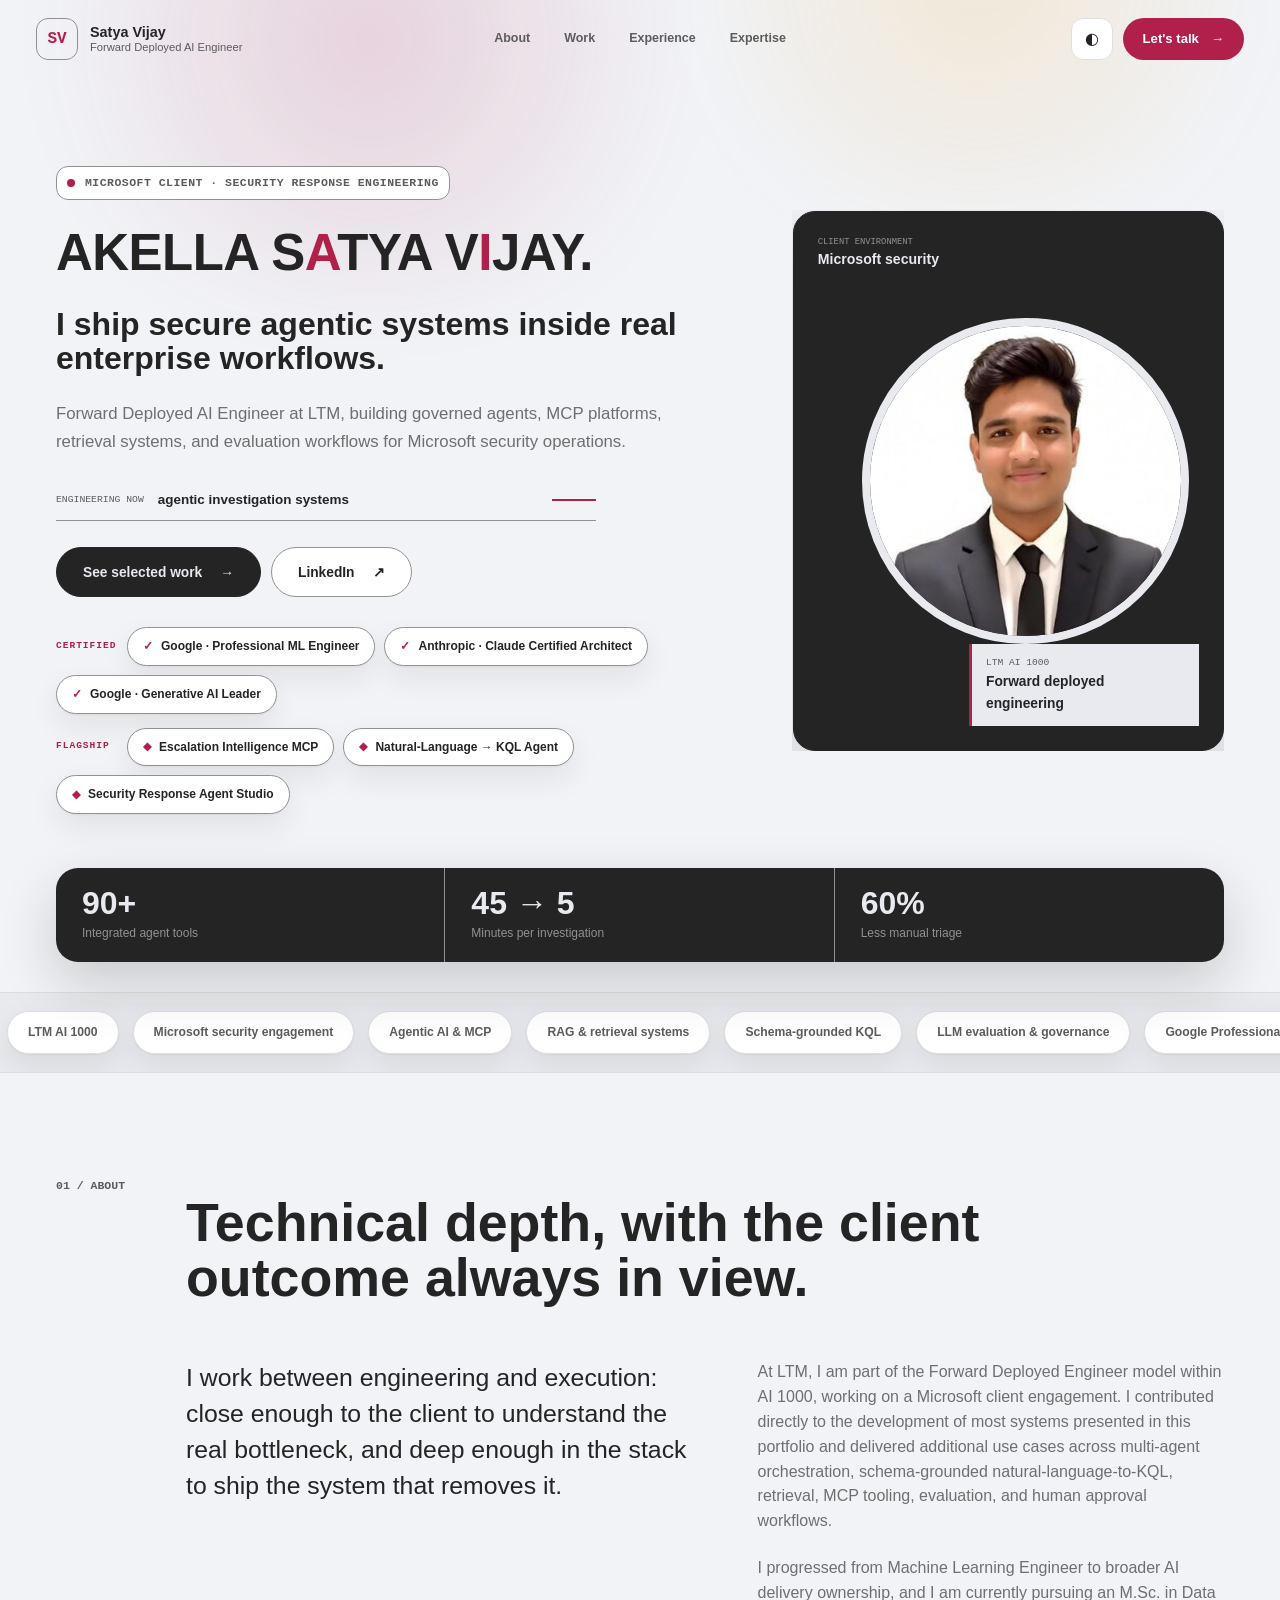
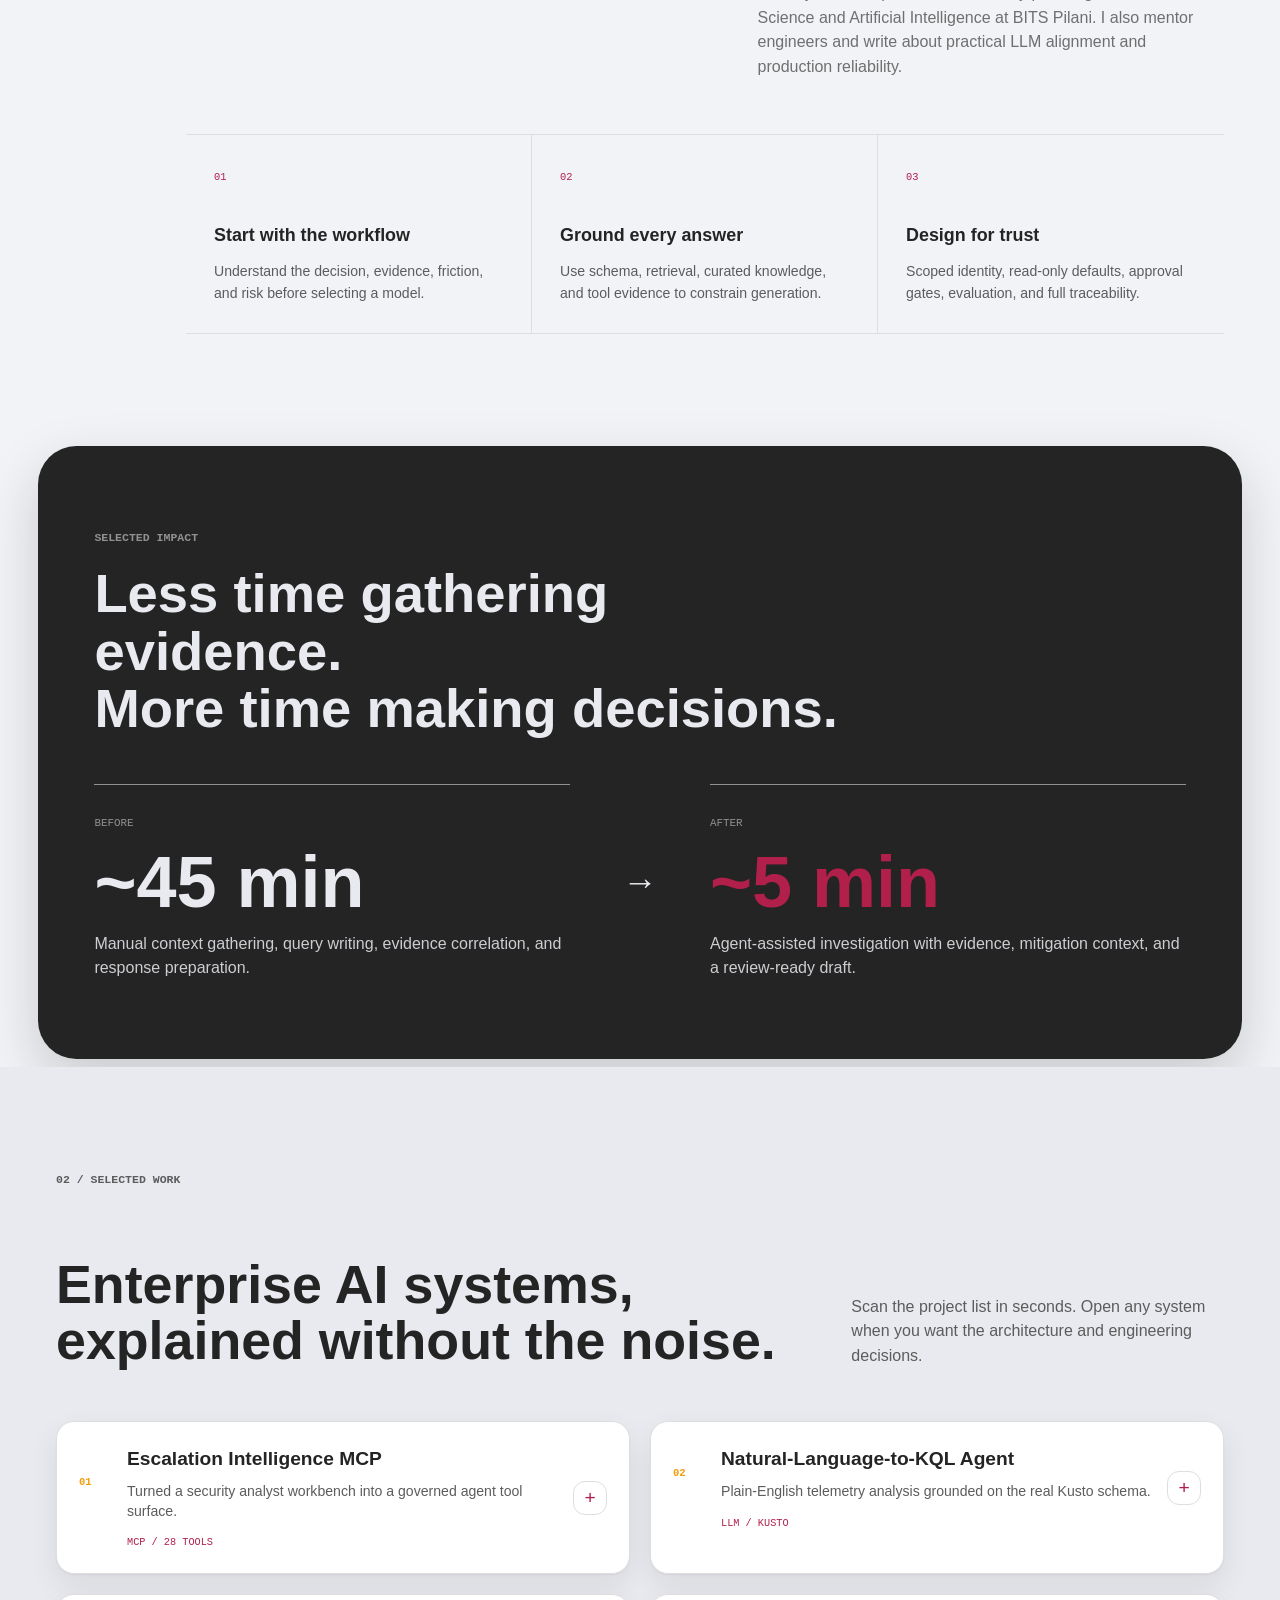
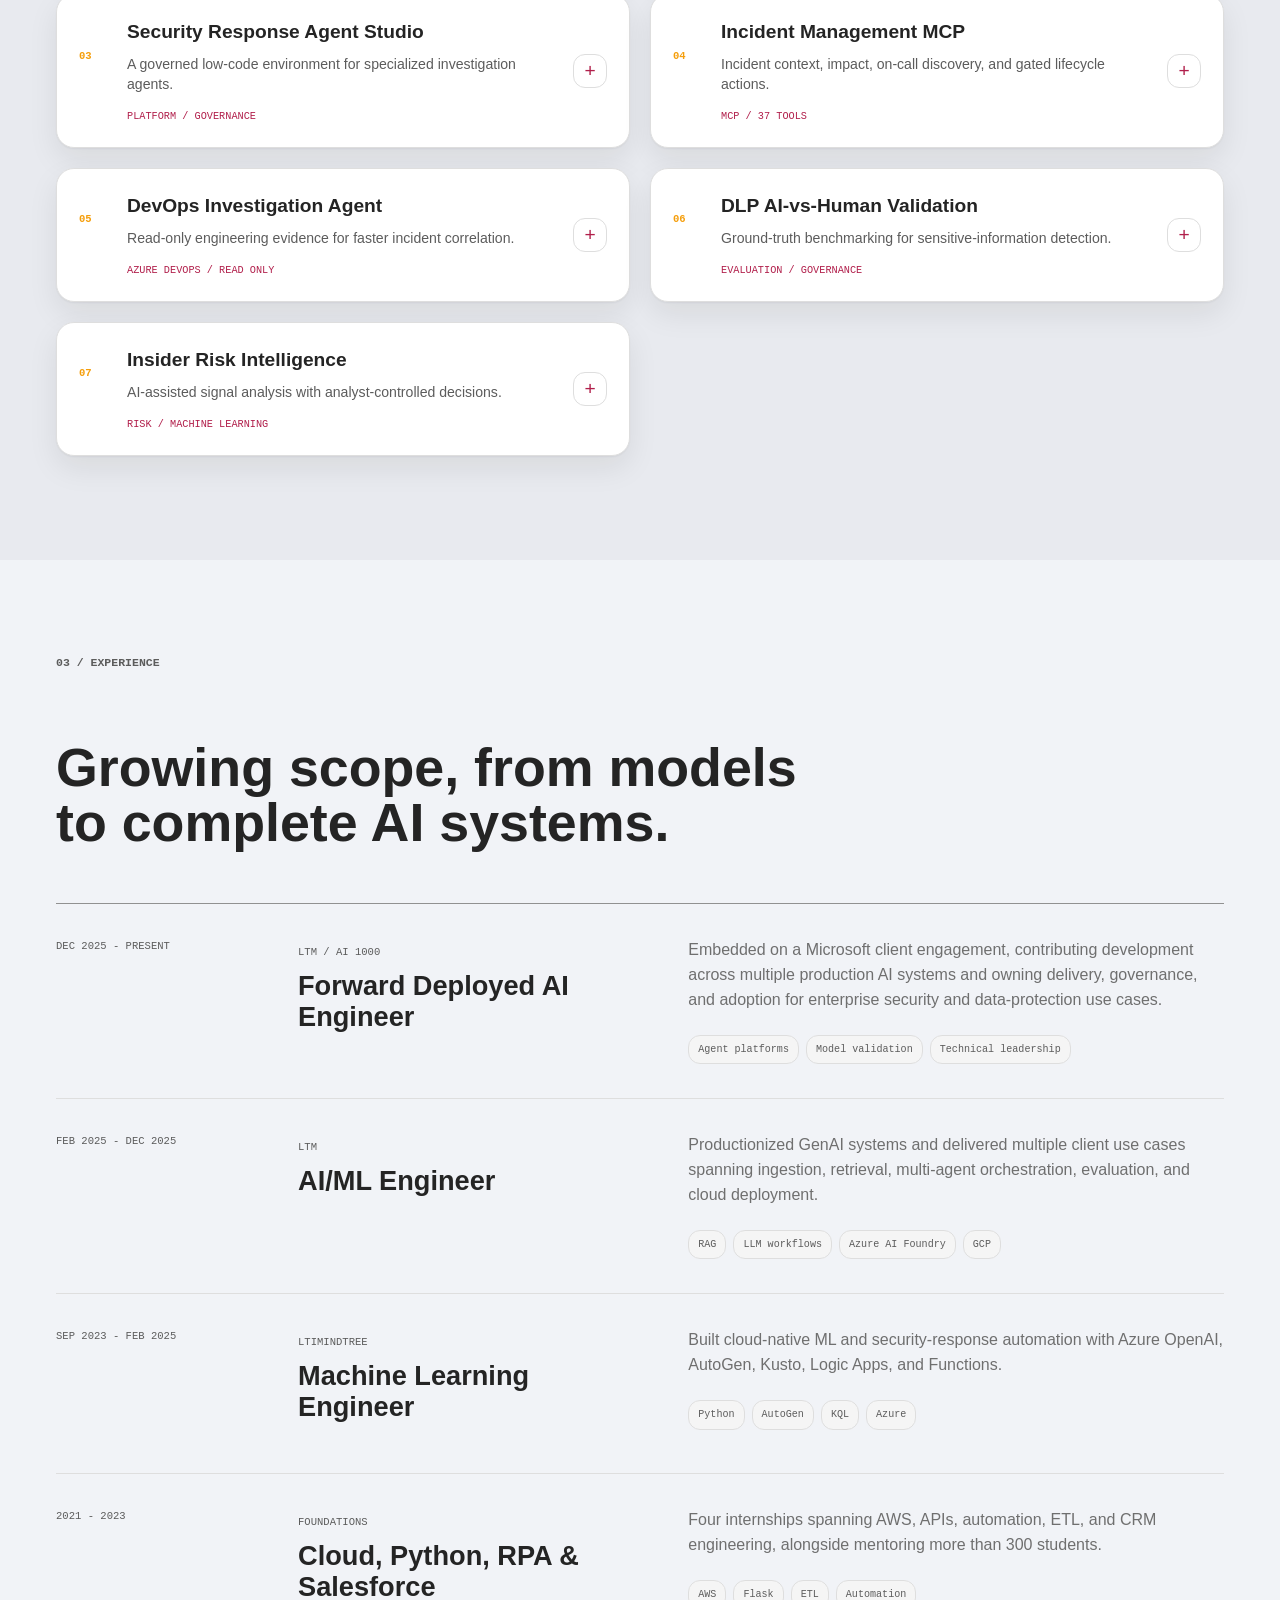
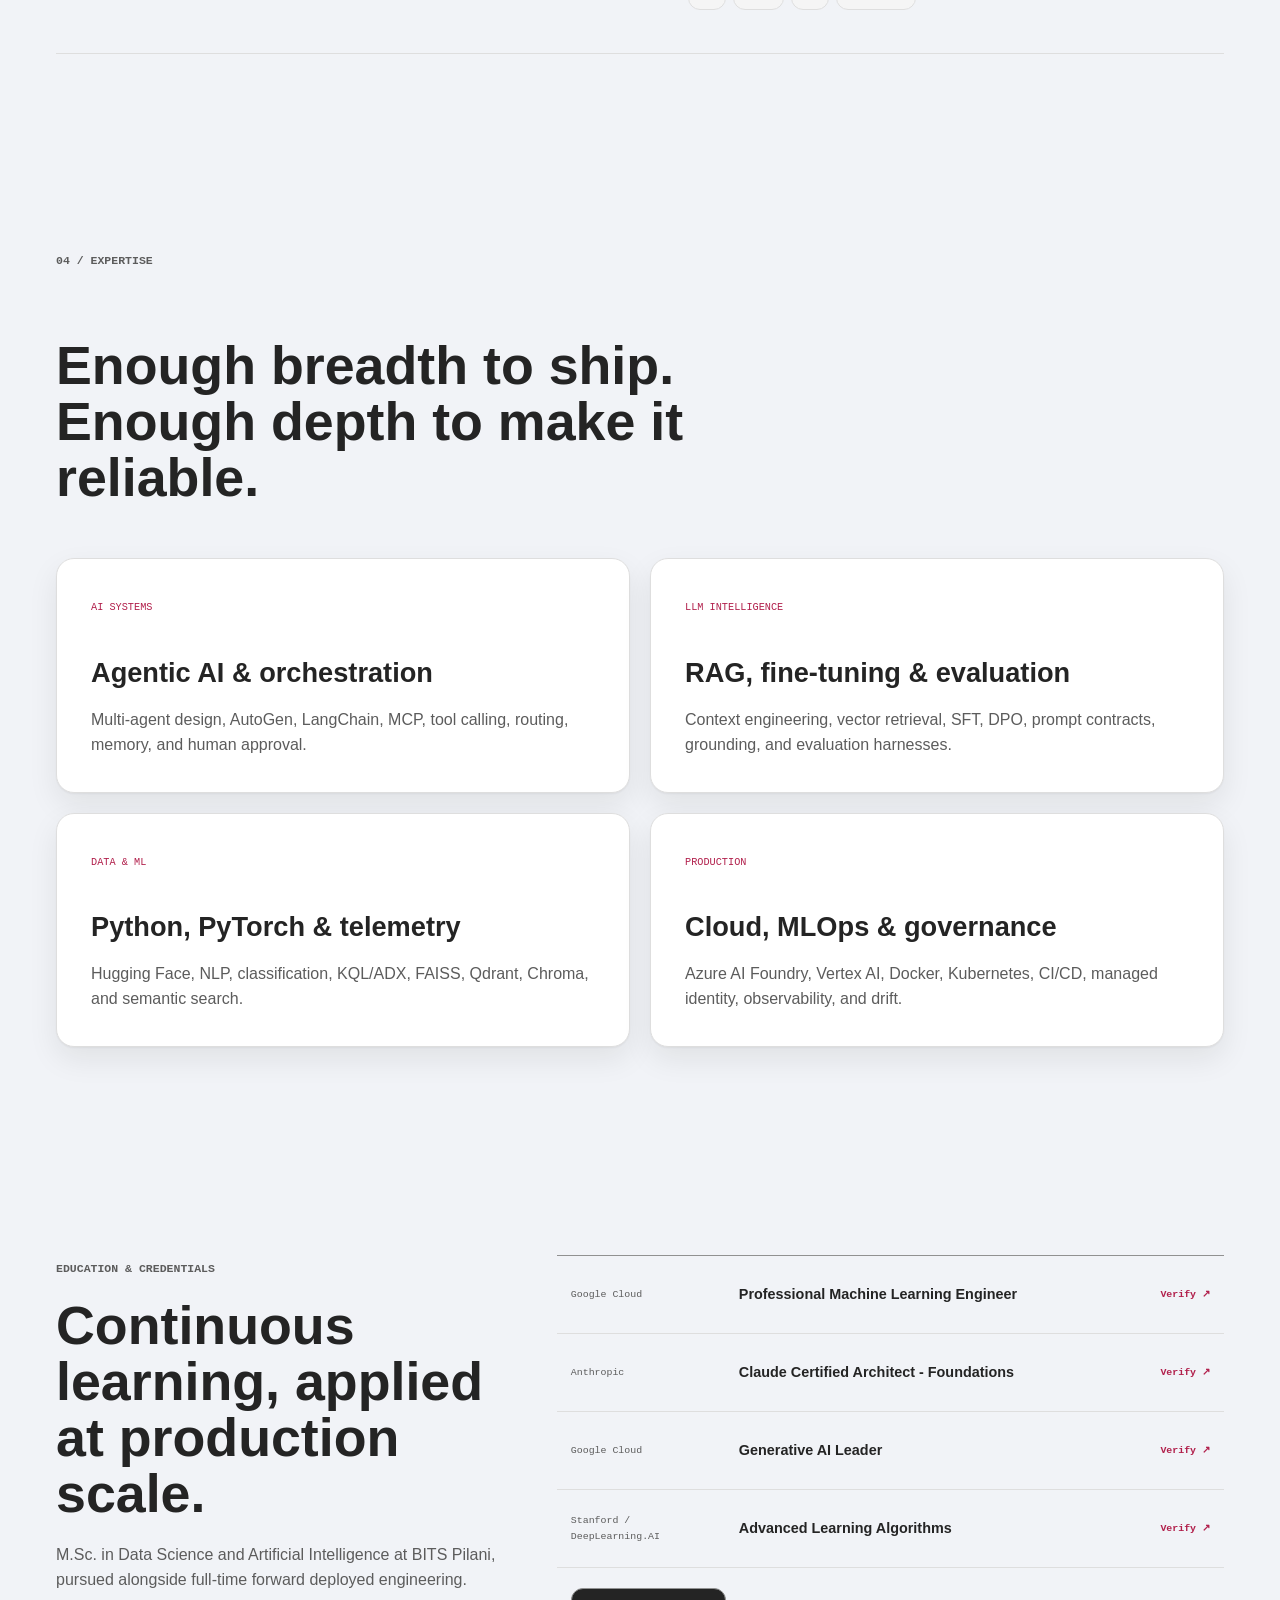
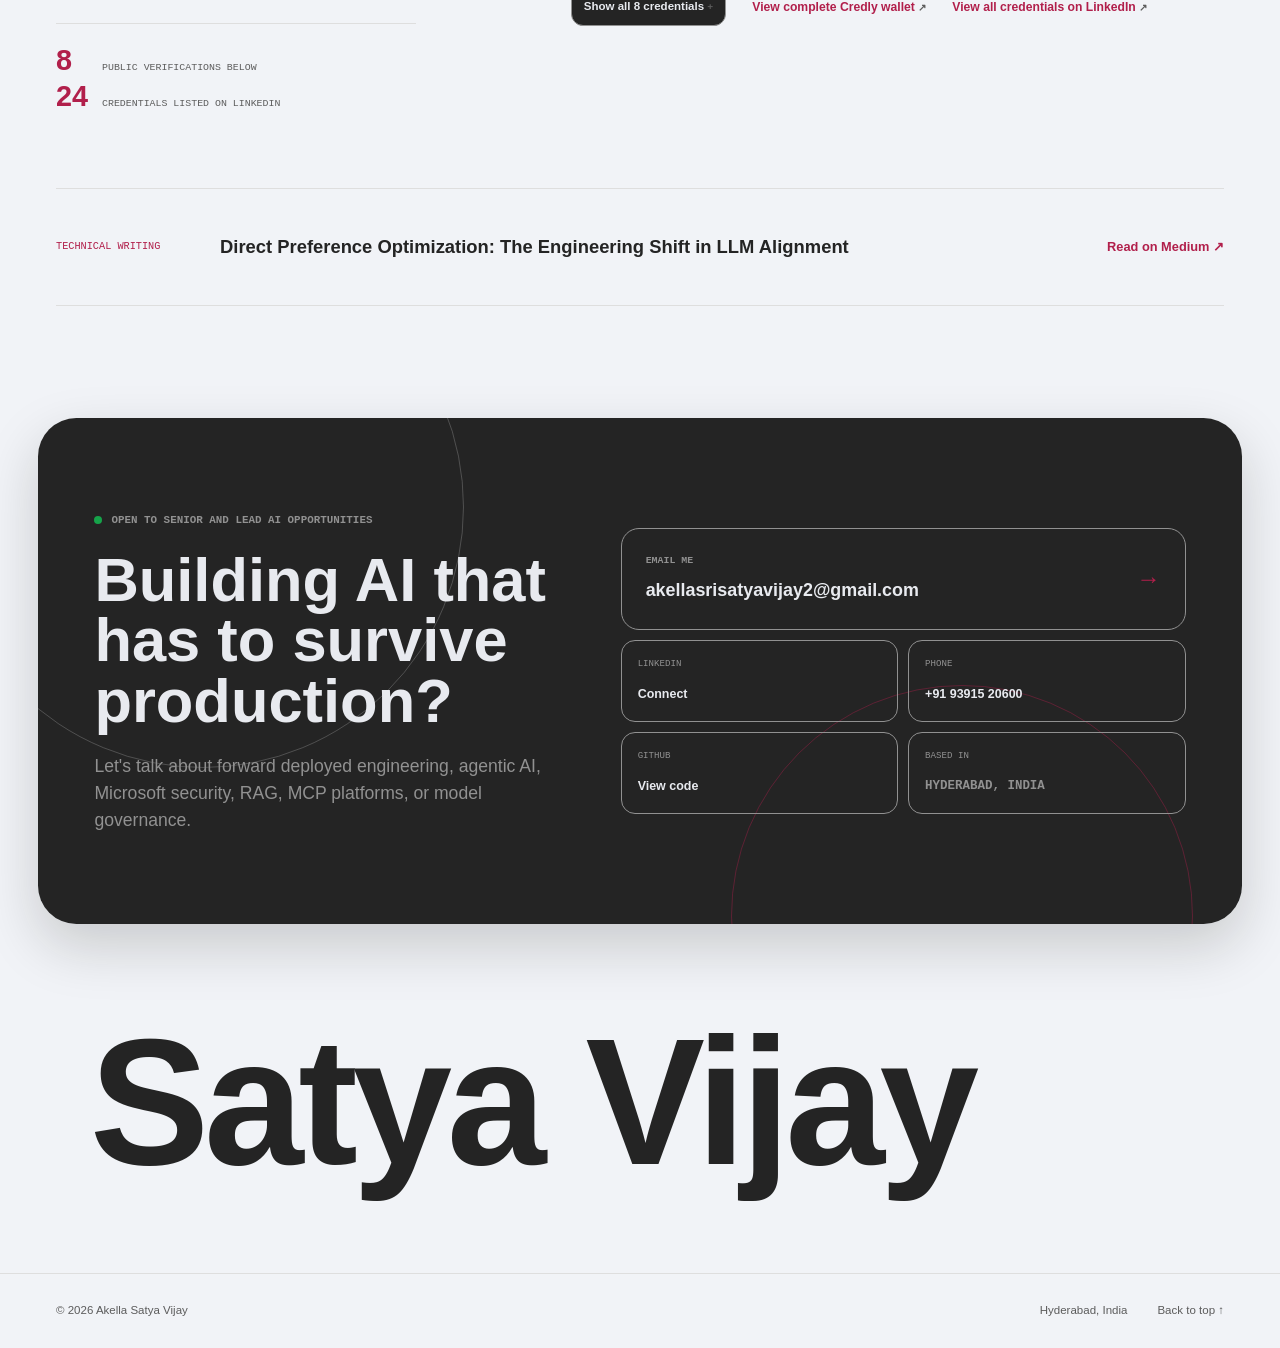
<file: index.html>
<!DOCTYPE html>
<html lang="en">
<head>
  <meta charset="UTF-8" />
  <meta name="viewport" content="width=device-width, initial-scale=1.0" />
  <meta name="description" content="Akella Satya Vijay - Forward Deployed AI Engineer building production agentic AI, RAG, governed MCP tooling, and enterprise ML systems." />
  <meta name="author" content="Akella Satya Vijay" />
  <meta property="og:title" content="Akella Satya Vijay | Forward Deployed AI Engineer" />
  <meta property="og:description" content="Production AI systems that move from ambiguous enterprise problems to governed, measurable outcomes." />
  <meta property="og:type" content="website" />
  <title>Akella Satya Vijay | Forward Deployed AI Engineer</title>
  <script>
    (() => {
      const param = new URLSearchParams(window.location.search).get("scoutTheme");
      let stored = null;
      try { stored = localStorage.getItem("theme"); } catch (e) {}
      const theme =
        param || stored || (window.matchMedia("(prefers-color-scheme: dark)").matches ? "dark" : "light");
      document.documentElement.setAttribute("data-theme", theme);
    })();
  </script>
  <link rel="stylesheet" href="styles.css?v=20260715.14" />
</head>
<body>
  <a class="skip-link" href="#main">Skip to main content</a>
  <div class="scroll-progress" aria-hidden="true"><span id="scrollProgress"></span></div>

  <header class="site-header" id="siteHeader">
    <a class="brand" href="#top" aria-label="Akella Satya Vijay, home">
      <span class="brand-mark">SV</span>
      <span><strong>Satya Vijay</strong><small>Forward Deployed AI Engineer</small></span>
    </a>

    <nav class="desktop-nav" aria-label="Primary navigation">
      <a href="#about">About</a>
      <a href="#work">Work</a>
      <a href="#experience">Experience</a>
      <a href="#expertise">Expertise</a>
    </nav>

    <div class="header-actions">
      <button class="theme-button" id="themeToggle" type="button" aria-label="Toggle color theme" title="Toggle color theme">&#9680;</button>
      <a class="header-contact" href="#contact">Let's talk <span aria-hidden="true">&#8594;</span></a>
      <button class="menu-button" id="menuButton" type="button" aria-expanded="false" aria-controls="mobileNav">Menu</button>
    </div>

    <nav class="mobile-nav" id="mobileNav" aria-label="Mobile navigation" hidden>
      <a href="#about">About</a>
      <a href="#work">Selected work</a>
      <a href="#experience">Experience</a>
      <a href="#expertise">Expertise</a>
      <a href="#contact">Contact</a>
    </nav>
  </header>

  <main id="main">
    <section class="hero" id="top" aria-labelledby="heroTitle">
      <div class="hero-glow" aria-hidden="true"></div>
      <div class="hero-decoration" aria-hidden="true"><span></span><span></span><span></span></div>
      <div class="hero-content reveal">
        <p class="eyebrow"><i aria-hidden="true"></i> Microsoft client &middot; Security Response Engineering</p>
        <h1 id="heroTitle"><span>Akella S<span class="ai-mark">a</span>tya</span> <span>V<span class="ai-mark">i</span>jay.</span></h1>
        <h2>I ship secure agentic systems inside real enterprise workflows.</h2>
        <p class="hero-summary">
          Forward Deployed AI Engineer at LTM, building governed agents, MCP platforms,
          retrieval systems, and evaluation workflows for Microsoft security operations.
        </p>
        <div class="role-loop" aria-live="polite">
          <span>Engineering now</span>
          <strong id="roleCycle" class="role-cycle">
            <span class="role-stack">
              <span>agentic investigation systems</span>
              <span>governed MCP tool surfaces</span>
              <span>schema-grounded KQL agents</span>
              <span>AI evaluation and risk workflows</span>
              <span aria-hidden="true">agentic investigation systems</span>
            </span>
          </strong>
          <i aria-hidden="true"></i>
        </div>
        <div class="hero-actions">
          <a class="button button-primary" href="#work">See selected work <span aria-hidden="true">&#8594;</span></a>
          <a class="button button-secondary" href="https://www.linkedin.com/in/satyavijay/" target="_blank" rel="noopener noreferrer">LinkedIn <span aria-hidden="true">&#8599;</span></a>
        </div>
        <div class="hero-cred" aria-label="Top credentials and flagship work">
          <div class="hero-cred-group">
            <span class="hero-cred-label">Certified</span>
            <a class="cred-chip" href="https://www.credly.com/badges/159292df-4ca3-442c-a2c0-f4f94a6d36b9/linked_in_profile" target="_blank" rel="noopener noreferrer">Google &middot; Professional ML Engineer</a>
            <a class="cred-chip" href="https://www.credly.com/badges/8f5d9271-60bc-4dff-bf17-e67039792086" target="_blank" rel="noopener noreferrer">Anthropic &middot; Claude Certified Architect</a>
            <a class="cred-chip" href="https://www.credly.com/badges/ba83b8bb-3f5a-49e4-af16-69ab5cee05e1" target="_blank" rel="noopener noreferrer">Google &middot; Generative AI Leader</a>
          </div>
          <div class="hero-cred-group">
            <span class="hero-cred-label">Flagship</span>
            <a class="cred-chip cred-chip-work" href="#work">Escalation Intelligence MCP</a>
            <a class="cred-chip cred-chip-work" href="#work">Natural-Language &rarr; KQL Agent</a>
            <a class="cred-chip cred-chip-work" href="#work">Security Response Agent Studio</a>
          </div>
        </div>
      </div>

      <div class="hero-portrait reveal" id="heroPortrait">
        <div class="portrait-orbit orbit-one" aria-hidden="true"><i></i></div>
        <div class="portrait-orbit orbit-two" aria-hidden="true"><i></i></div>
        <div class="portrait-shape" aria-hidden="true"></div>
        <span class="portrait-initials" aria-hidden="true">SV</span>
        <img id="profileImage" src="profile-color.jpg" alt="Akella Satya Vijay" />
        <div class="portrait-scan" aria-hidden="true"></div>
        <div class="portrait-proof">
          <span>Client environment</span>
          <strong>Microsoft security</strong>
        </div>
        <div class="portrait-note">
          <span>LTM AI 1000</span>
          <strong>Forward deployed engineering</strong>
        </div>
      </div>

      <div class="hero-metrics reveal" aria-label="Selected career metrics">
        <div><strong><span class="counter" data-target="90">0</span>+</strong><span>Integrated agent tools</span></div>
        <div><strong>45 &rarr; 5</strong><span>Minutes per investigation</span></div>
        <div><strong><span class="counter" data-target="60">0</span>%</strong><span>Less manual triage</span></div>
      </div>
    </section>

    <section class="trust-strip" aria-label="Current affiliations and focus areas">
      <div class="trust-track">
        <span>LTM AI 1000</span>
        <span>Microsoft security engagement</span>
        <span>Agentic AI &amp; MCP</span>
        <span>RAG &amp; retrieval systems</span>
        <span>Schema-grounded KQL</span>
        <span>LLM evaluation &amp; governance</span>
        <span>Google Professional ML Engineer</span>
        <span>Anthropic Claude Architect</span>
        <span>BITS Pilani M.Sc. AI</span>
        <span aria-hidden="true">LTM AI 1000</span>
        <span aria-hidden="true">Microsoft security engagement</span>
        <span aria-hidden="true">Agentic AI &amp; MCP</span>
        <span aria-hidden="true">RAG &amp; retrieval systems</span>
        <span aria-hidden="true">Schema-grounded KQL</span>
        <span aria-hidden="true">LLM evaluation &amp; governance</span>
        <span aria-hidden="true">Google Professional ML Engineer</span>
        <span aria-hidden="true">Anthropic Claude Architect</span>
        <span aria-hidden="true">BITS Pilani M.Sc. AI</span>
      </div>
    </section>

    <section class="about-section" id="about" aria-labelledby="aboutTitle">
      <div class="section-label reveal">01 / ABOUT</div>
      <div class="about-heading reveal">
        <h2 id="aboutTitle">Technical depth, with the client outcome always in view.</h2>
      </div>
      <div class="about-content reveal">
        <p class="about-lead">
          I work between engineering and execution: close enough to the client to understand the real bottleneck,
          and deep enough in the stack to ship the system that removes it.
        </p>
        <div class="about-copy">
          <p>
            At LTM, I am part of the Forward Deployed Engineer model within AI 1000, working on a Microsoft
            client engagement. I contributed directly to the development of most systems presented in this
            portfolio and delivered additional use cases across multi-agent orchestration, schema-grounded
            natural-language-to-KQL, retrieval, MCP tooling, evaluation, and human approval workflows.
          </p>
          <p>
            I progressed from Machine Learning Engineer to broader AI delivery ownership, and I am currently
            pursuing an M.Sc. in Data Science and Artificial Intelligence at BITS Pilani.
            I also mentor engineers and write about practical LLM alignment and production reliability.
          </p>
        </div>
      </div>
      <div class="approach-grid reveal">
        <div><span>01</span><strong>Start with the workflow</strong><p>Understand the decision, evidence, friction, and risk before selecting a model.</p></div>
        <div><span>02</span><strong>Ground every answer</strong><p>Use schema, retrieval, curated knowledge, and tool evidence to constrain generation.</p></div>
        <div><span>03</span><strong>Design for trust</strong><p>Scoped identity, read-only defaults, approval gates, evaluation, and full traceability.</p></div>
      </div>
    </section>

    <section class="impact-section" aria-labelledby="impactTitle">
      <div class="impact-copy reveal">
        <span class="section-label">SELECTED IMPACT</span>
        <h2 id="impactTitle">Less time gathering evidence.<br />More time making decisions.</h2>
      </div>
      <div class="impact-comparison reveal">
        <div class="impact-before"><span>Before</span><strong>~45 min</strong><p>Manual context gathering, query writing, evidence correlation, and response preparation.</p></div>
        <div class="impact-arrow" aria-hidden="true">&#8594;</div>
        <div class="impact-after"><span>After</span><strong>~5 min</strong><p>Agent-assisted investigation with evidence, mitigation context, and a review-ready draft.</p></div>
      </div>
    </section>

    <section class="work-section" id="work" aria-labelledby="workTitle">
      <div class="section-heading reveal">
        <span class="section-label">02 / SELECTED WORK</span>
        <h2 id="workTitle">Enterprise AI systems, explained without the noise.</h2>
        <p>Scan the project list in seconds. Open any system when you want the architecture and engineering decisions.</p>
      </div>

      <div class="project-list reveal" id="projectList">
        <article class="project-item">
          <button class="project-trigger" type="button" aria-expanded="false">
            <span class="project-number">01</span>
            <span class="project-name"><strong>Escalation Intelligence MCP</strong><small>Turned a security analyst workbench into a governed agent tool surface.</small></span>
            <span class="project-meta">MCP / 28 tools</span>
            <span class="project-toggle" aria-hidden="true">+</span>
          </button>
          <div class="project-detail" hidden>
            <div class="project-story">
              <div><span>What it connects</span><p>Analyst Workbench records, comments, analyst notes, tenant history, activity logs, related incidents, Sonar telemetry, and EOP evidence.</p></div>
              <div><span>What I developed</span><p>28 MCP tools for complete escalation context, tenant statistics, similar-case retrieval, mitigation reuse, raw KQL, and schema-value discovery.</p></div>
              <div><span>Production controls</span><p>Scoped bearer authentication for workbench data, managed identity for Kusto and incident systems, bounded responses, and auditable tool contracts.</p></div>
            </div>
            <div class="architecture-mini" aria-label="Escalation Intelligence MCP architecture">
              <span>Analyst workbench</span><i></i><strong>MCP gateway</strong><i></i><span>Tenant + Kusto + history</span>
            </div>
            <div class="project-stack"><span>Python</span><span>MCP</span><span>KQL</span><span>Azure</span><span>Managed identity</span></div>
          </div>
        </article>

        <article class="project-item">
          <button class="project-trigger" type="button" aria-expanded="false">
            <span class="project-number">02</span>
            <span class="project-name"><strong>Natural-Language-to-KQL Agent</strong><small>Plain-English telemetry analysis grounded on the real Kusto schema.</small></span>
            <span class="project-meta">LLM / Kusto</span>
            <span class="project-toggle" aria-hidden="true">+</span>
          </button>
          <div class="project-detail" hidden>
            <div class="project-story">
              <div><span>Grounding</span><p>Database schema, table and column metadata, curated KQL examples, discovered categorical values, and expected result structures.</p></div>
              <div><span>Execution path</span><p>Classifies the request, builds KQL, validates query shape, executes against Kusto, then returns the query, rows, table, and concise summary.</p></div>
              <div><span>Coverage</span><p>Handles nested filters, joins, aggregations, top-N analysis, time windows, and time-series while retaining the generated KQL for analyst review.</p></div>
            </div>
            <div class="architecture-mini"><span>Plain English</span><i></i><strong>Schema-grounded planner</strong><i></i><span>Query + evidence</span></div>
            <div class="project-stack"><span>Azure OpenAI</span><span>Kusto</span><span>RAG</span><span>Python</span></div>
          </div>
        </article>

        <article class="project-item">
          <button class="project-trigger" type="button" aria-expanded="false">
            <span class="project-number">03</span>
            <span class="project-name"><strong>Security Response Agent Studio</strong><small>A governed low-code environment for specialized investigation agents.</small></span>
            <span class="project-meta">Platform / Governance</span>
            <span class="project-toggle" aria-hidden="true">+</span>
          </button>
          <div class="project-detail" hidden>
            <div class="project-story">
              <div><span>Agent composition</span><p>Security engineers define each agent's role, responsibilities, approved abilities, knowledge sources, peer handoffs, model, and reasoning depth.</p></div>
              <div><span>Runtime design</span><p>Foundry and custom-agent execution over Kusto, incident management, workbench data, security operations, SharePoint, and engineering guidance.</p></div>
              <div><span>Governance</span><p>Managed identity, no standing secrets, human approval for consequential actions, complete traces, scoped tools, and context compression.</p></div>
            </div>
            <div class="architecture-mini"><span>Role + knowledge</span><i></i><strong>Governed runtime</strong><i></i><span>Approved tools</span></div>
            <div class="project-stack"><span>Azure AI Foundry</span><span>Entra ID</span><span>Agentic AI</span><span>Governance</span></div>
          </div>
        </article>

        <article class="project-item">
          <button class="project-trigger" type="button" aria-expanded="false">
            <span class="project-number">04</span>
            <span class="project-name"><strong>Incident Management MCP</strong><small>Incident context, impact, on-call discovery, and gated lifecycle actions.</small></span>
            <span class="project-meta">MCP / 37 tools</span>
            <span class="project-toggle" aria-hidden="true">+</span>
          </button>
          <div class="project-detail" hidden>
            <div class="project-story">
              <div><span>Read capabilities</span><p>37 tools covering incident context, AI summaries, similar incidents, mitigation hints, discussion history, teams, contacts, and live on-call schedules.</p></div>
              <div><span>Impact analysis</span><p>Correlates affected subscriptions, priority customers, services, regions, clouds, support requests, and high-priority events.</p></div>
              <div><span>Controlled actions</span><p>Acknowledge, mitigate, resolve, transfer, change severity, reactivate, or request assistance only after explicit MCP elicitation confirmation.</p></div>
            </div>
            <div class="architecture-mini"><span>Incident APIs</span><i></i><strong>MCP + elicitation</strong><i></i><span>Agent with approval</span></div>
            <div class="project-stack"><span>MCP</span><span>REST APIs</span><span>Human in the loop</span><span>Managed identity</span></div>
          </div>
        </article>

        <article class="project-item">
          <button class="project-trigger" type="button" aria-expanded="false">
            <span class="project-number">05</span>
            <span class="project-name"><strong>DevOps Investigation Agent</strong><small>Read-only engineering evidence for faster incident correlation.</small></span>
            <span class="project-meta">Azure DevOps / Read only</span>
            <span class="project-toggle" aria-hidden="true">+</span>
          </button>
          <div class="project-detail" hidden>
            <div class="project-story">
              <div><span>Investigation surface</span><p>Searches team wikis and runbooks, checks related work items, reads repositories and Git history, and inspects pipeline runs, logs, and artifacts.</p></div>
              <div><span>Correlation</span><p>Connects incident onset with recent commits, known bugs, deployment builds, and engineering guidance that may not be cloned locally.</p></div>
              <div><span>Safety boundary</span><p>Every work-item, wiki, pull-request, and repository mutation is disabled; access uses a least-privilege managed-identity federation chain.</p></div>
            </div>
            <div class="architecture-mini"><span>Wikis + repos + builds</span><i></i><strong>Read-only agent</strong><i></i><span>Incident evidence</span></div>
            <div class="project-stack"><span>Azure DevOps</span><span>Federated identity</span><span>Git</span><span>Least privilege</span></div>
          </div>
        </article>

        <article class="project-item">
          <button class="project-trigger" type="button" aria-expanded="false">
            <span class="project-number">06</span>
            <span class="project-name"><strong>DLP AI-vs-Human Validation</strong><small>Ground-truth benchmarking for sensitive-information detection.</small></span>
            <span class="project-meta">Evaluation / Governance</span>
            <span class="project-toggle" aria-hidden="true">+</span>
          </button>
          <div class="project-detail" hidden>
            <div class="project-story">
              <div><span>Evaluation scope</span><p>Benchmarks agent-detected Sensitive Information Types against human ground truth across identifiers, credentials, medical entities, and addresses.</p></div>
              <div><span>Comparison engine</span><p>Normalizes malformed JSON, missing fields, empty values, partial extractions, spreadsheets, and logs before presence, value, and confidence comparison.</p></div>
              <div><span>Quality output</span><p>Produces structured false-positive, false-negative, agreement, model-gap, and annotation-inconsistency reports for governance review.</p></div>
            </div>
            <div class="architecture-mini"><span>AI + human labels</span><i></i><strong>Evaluation engine</strong><i></i><span>Quality report</span></div>
            <div class="project-stack"><span>Python</span><span>Evaluation</span><span>DLP</span><span>Model governance</span></div>
          </div>
        </article>

        <article class="project-item">
          <button class="project-trigger" type="button" aria-expanded="false">
            <span class="project-number">07</span>
            <span class="project-name"><strong>Insider Risk Intelligence</strong><small>AI-assisted signal analysis with analyst-controlled decisions.</small></span>
            <span class="project-meta">Risk / Machine learning</span>
            <span class="project-toggle" aria-hidden="true">+</span>
          </button>
          <div class="project-detail" hidden>
            <div class="project-story">
              <div><span>Signal context</span><p>Brings together Microsoft 365 activity signals, policy context, case evidence, and historical patterns relevant to potential insider-risk events.</p></div>
              <div><span>AI assistance</span><p>Correlates evidence, prioritizes risk, and creates concise investigation context without turning probabilistic output into an automatic decision.</p></div>
              <div><span>Analyst control</span><p>Human investigators retain review and disposition authority; AI is used for triage, context assembly, and explainable prioritization.</p></div>
            </div>
            <div class="architecture-mini"><span>Enterprise signals</span><i></i><strong>Risk intelligence</strong><i></i><span>Analyst review</span></div>
            <div class="project-stack"><span>Machine learning</span><span>Risk analytics</span><span>Azure</span><span>Human in the loop</span></div>
          </div>
        </article>
      </div>
    </section>

    <section class="experience-section" id="experience" aria-labelledby="experienceTitle">
      <div class="section-heading reveal">
        <span class="section-label">03 / EXPERIENCE</span>
        <h2 id="experienceTitle">Growing scope, from models to complete AI systems.</h2>
      </div>
      <div class="timeline reveal">
        <article>
          <div class="timeline-date">Dec 2025 - Present</div>
          <div class="timeline-role"><span>LTM / AI 1000</span><h3>Forward Deployed AI Engineer</h3></div>
          <div class="timeline-copy"><p>Embedded on a Microsoft client engagement, contributing development across multiple production AI systems and owning delivery, governance, and adoption for enterprise security and data-protection use cases.</p><div><span>Agent platforms</span><span>Model validation</span><span>Technical leadership</span></div></div>
        </article>
        <article>
          <div class="timeline-date">Feb 2025 - Dec 2025</div>
          <div class="timeline-role"><span>LTM</span><h3>AI/ML Engineer</h3></div>
          <div class="timeline-copy"><p>Productionized GenAI systems and delivered multiple client use cases spanning ingestion, retrieval, multi-agent orchestration, evaluation, and cloud deployment.</p><div><span>RAG</span><span>LLM workflows</span><span>Azure AI Foundry</span><span>GCP</span></div></div>
        </article>
        <article>
          <div class="timeline-date">Sep 2023 - Feb 2025</div>
          <div class="timeline-role"><span>LTIMindtree</span><h3>Machine Learning Engineer</h3></div>
          <div class="timeline-copy"><p>Built cloud-native ML and security-response automation with Azure OpenAI, AutoGen, Kusto, Logic Apps, and Functions.</p><div><span>Python</span><span>AutoGen</span><span>KQL</span><span>Azure</span></div></div>
        </article>
        <article>
          <div class="timeline-date">2021 - 2023</div>
          <div class="timeline-role"><span>Foundations</span><h3>Cloud, Python, RPA &amp; Salesforce</h3></div>
          <div class="timeline-copy"><p>Four internships spanning AWS, APIs, automation, ETL, and CRM engineering, alongside mentoring more than 300 students.</p><div><span>AWS</span><span>Flask</span><span>ETL</span><span>Automation</span></div></div>
        </article>
      </div>
    </section>

    <section class="expertise-section" id="expertise" aria-labelledby="expertiseTitle">
      <div class="section-heading reveal">
        <span class="section-label">04 / EXPERTISE</span>
        <h2 id="expertiseTitle">Enough breadth to ship. Enough depth to make it reliable.</h2>
      </div>
      <div class="expertise-grid reveal">
        <div><span>AI systems</span><h3>Agentic AI &amp; orchestration</h3><p>Multi-agent design, AutoGen, LangChain, MCP, tool calling, routing, memory, and human approval.</p></div>
        <div><span>LLM intelligence</span><h3>RAG, fine-tuning &amp; evaluation</h3><p>Context engineering, vector retrieval, SFT, DPO, prompt contracts, grounding, and evaluation harnesses.</p></div>
        <div><span>Data &amp; ML</span><h3>Python, PyTorch &amp; telemetry</h3><p>Hugging Face, NLP, classification, KQL/ADX, FAISS, Qdrant, Chroma, and semantic search.</p></div>
        <div><span>Production</span><h3>Cloud, MLOps &amp; governance</h3><p>Azure AI Foundry, Vertex AI, Docker, Kubernetes, CI/CD, managed identity, observability, and drift.</p></div>
      </div>
    </section>

    <section class="credentials-section" aria-labelledby="credentialsTitle">
      <div class="credentials-intro reveal">
        <span class="section-label">EDUCATION &amp; CREDENTIALS</span>
        <h2 id="credentialsTitle">Continuous learning, applied at production scale.</h2>
        <p>M.Sc. in Data Science and Artificial Intelligence at BITS Pilani, pursued alongside full-time forward deployed engineering.</p>
        <div class="credential-summary">
          <strong>8</strong><span>public verifications below</span>
          <strong>24</strong><span>credentials listed on LinkedIn</span>
        </div>
      </div>
      <div class="credentials-list reveal">
        <a class="credential-row" href="https://www.credly.com/badges/159292df-4ca3-442c-a2c0-f4f94a6d36b9/linked_in_profile" target="_blank" rel="noopener noreferrer" aria-label="Verify Professional Machine Learning Engineer certification">
          <span>Google Cloud</span><strong>Professional Machine Learning Engineer</strong><small>Verify &#8599;</small>
        </a>
        <a class="credential-row" href="https://www.credly.com/badges/8f5d9271-60bc-4dff-bf17-e67039792086" target="_blank" rel="noopener noreferrer" aria-label="Verify Claude Certified Architect - Foundations certification">
          <span>Anthropic</span><strong>Claude Certified Architect - Foundations</strong><small>Verify &#8599;</small>
        </a>
        <a class="credential-row" href="https://www.credly.com/badges/ba83b8bb-3f5a-49e4-af16-69ab5cee05e1" target="_blank" rel="noopener noreferrer" aria-label="Verify Generative AI Leader certification">
          <span>Google Cloud</span><strong>Generative AI Leader</strong><small>Verify &#8599;</small>
        </a>
        <a class="credential-row" href="https://www.coursera.org/account/accomplishments/verify/NIE8IVCJIW8M" target="_blank" rel="noopener noreferrer" aria-label="Verify Advanced Learning Algorithms certificate">
          <span>Stanford / DeepLearning.AI</span><strong>Advanced Learning Algorithms</strong><small>Verify &#8599;</small>
        </a>
        <a class="credential-row credential-secondary" href="https://www.credly.com/badges/f5a587f2-f363-429c-9b2b-06f6d2b32225" target="_blank" rel="noopener noreferrer" aria-label="Verify Deploy Google Agentspace skill badge" hidden>
          <span>Google Cloud</span><strong>Deploy Google Agentspace</strong><small>Verify &#8599;</small>
        </a>
        <a class="credential-row credential-secondary" href="https://www.credly.com/badges/05bf3dc2-597b-4212-bf01-84ae3dda5748" target="_blank" rel="noopener noreferrer" aria-label="Verify Vertex AI Search and Conversation skill badge" hidden>
          <span>Google Cloud</span><strong>Integrate Vertex AI Search &amp; Conversation</strong><small>Verify &#8599;</small>
        </a>
        <a class="credential-row credential-secondary" href="https://www.credly.com/badges/e1ea7a7f-0ce3-4c29-8de9-c354686c65b6" target="_blank" rel="noopener noreferrer" aria-label="Verify Text Prompt Engineering Techniques skill badge" hidden>
          <span>Google Cloud</span><strong>Text Prompt Engineering Techniques</strong><small>Verify &#8599;</small>
        </a>
        <a class="credential-row credential-secondary" href="https://www.credly.com/badges/cb4afee1-8e6d-4866-9cb1-57a38bb0bdb0" target="_blank" rel="noopener noreferrer" aria-label="Verify Vertex AI Gemini API skill badge" hidden>
          <span>Google Cloud</span><strong>Explore Generative AI with Vertex AI Gemini API</strong><small>Verify &#8599;</small>
        </a>
        <div class="credential-wallets">
          <button class="credentials-toggle" id="credentialsToggle" type="button" aria-expanded="false">Show all 8 credentials <span aria-hidden="true">+</span></button>
          <a href="https://www.credly.com/users/satya-vijay-akella" target="_blank" rel="noopener noreferrer">View complete Credly wallet <span aria-hidden="true">&#8599;</span></a>
          <a href="https://www.linkedin.com/in/satyavijay/details/certifications/" target="_blank" rel="noopener noreferrer">View all credentials on LinkedIn <span aria-hidden="true">&#8599;</span></a>
        </div>
      </div>
      <a class="article-link reveal" href="https://medium.com/@akellasrisatyavijay" target="_blank" rel="noopener noreferrer">
        <span>Technical writing</span>
        <strong>Direct Preference Optimization: The Engineering Shift in LLM Alignment</strong>
        <em>Read on Medium &#8599;</em>
      </a>
    </section>

    <section class="contact-section" id="contact" aria-labelledby="contactTitle">
      <div class="contact-copy">
        <span class="contact-status"><i aria-hidden="true"></i> Open to senior and lead AI opportunities</span>
        <h2 id="contactTitle">Building AI that has to survive production?</h2>
        <p>Let's talk about forward deployed engineering, agentic AI, Microsoft security, RAG, MCP platforms, or model governance.</p>
      </div>
      <div class="contact-action">
        <a class="contact-primary" href="mailto:akellasrisatyavijay2@gmail.com"><span>Email me</span><strong>akellasrisatyavijay2@gmail.com</strong><i aria-hidden="true">&#8594;</i></a>
        <div class="contact-links">
          <a href="https://www.linkedin.com/in/satyavijay/" target="_blank" rel="noopener noreferrer"><span>LinkedIn</span><strong>Connect</strong></a>
          <a href="tel:+919391520600"><span>Phone</span><strong>+91 93915 20600</strong></a>
          <a href="https://github.com/Satya7745" target="_blank" rel="noopener noreferrer"><span>GitHub</span><strong>View code</strong></a>
          <span class="contact-location"><span>Based in</span><strong>Hyderabad, India</strong></span>
        </div>
      </div>
    </section>

    <div class="mega-name" aria-hidden="true">Satya Vijay</div>
  </main>

  <footer class="site-footer">
    <span>&copy; <span id="year">2026</span> Akella Satya Vijay</span>
    <span>Hyderabad, India</span>
    <a href="#top">Back to top &#8593;</a>
  </footer>

  <script src="script.js?v=20260715.14"></script>
</body>
</html>
</file>
<file: styles.css>
:root {
  color-scheme: light;
  --cp-bg: #e8eaef;
  --cp-bg-elevated: #f1f3f7;
  --cp-surface: #ffffff;
  --cp-surface-soft: #f5f5f5;
  --cp-border: #dedede;
  --cp-border-strong: #919191;
  --cp-text: #242424;
  --cp-text-muted: #5c5c5c;
  --cp-text-soft: #6f6f6f;
  --cp-accent: #b11f4b;
  --cp-accent-hover: #9a1a41;
  --cp-accent-soft: rgba(177, 31, 75, 0.08);
  --cp-accent-fg: #ffffff;
  --cp-success: #16a34a;
  --cp-danger: #dc2626;
  --cp-warning: #f59e0b;
  --cp-link: #0078d4;
  --cp-shadow: 0 18px 48px rgba(0, 0, 0, 0.12);
  --cp-overlay: rgba(255, 255, 255, 0.8);
  --cp-panel: rgba(255, 255, 255, 0.86);
  --cp-panel-strong: rgba(255, 255, 255, 0.96);
  --cp-sheen: rgba(255, 255, 255, 0.55);
  --cp-highlight: rgba(177, 31, 75, 0.12);
}
html[data-theme="dark"] {
  color-scheme: dark;
  --cp-bg: #3d3b3a;
  --cp-bg-elevated: #343231;
  --cp-surface: #292929;
  --cp-surface-soft: #2e2e2e;
  --cp-border: #474747;
  --cp-border-strong: #5f5f5f;
  --cp-text: #dedede;
  --cp-text-muted: #919191;
  --cp-text-soft: #b0b0b0;
  --cp-accent: #fd8ea1;
  --cp-accent-hover: #fb7b91;
  --cp-accent-soft: rgba(253, 142, 161, 0.14);
  --cp-accent-fg: #1a1a1a;
  --cp-success: #4ade80;
  --cp-danger: #f87171;
  --cp-warning: #fbbf24;
  --cp-link: #4da6ff;
  --cp-shadow: 0 18px 48px rgba(0, 0, 0, 0.32);
  --cp-overlay: rgba(41, 41, 41, 0.88);
  --cp-panel: rgba(41, 41, 41, 0.72);
  --cp-panel-strong: rgba(41, 41, 41, 0.96);
  --cp-sheen: rgba(255, 255, 255, 0.04);
  --cp-highlight: rgba(253, 142, 161, 0.12);
}

:root {
  --cp-transparent: transparent;
  --font-main: "Segoe UI", Aptos, Calibri, -apple-system, BlinkMacSystemFont, sans-serif;
  --font-mono: Consolas, "Courier New", Courier, monospace;
  --page-width: 1360px;
  --page-pad: 56px;
  --section-pad: 136px;
  --radius-ui: 12px;
  --radius-panel: 22px;
  --radius-card: 18px;
  --cp-shadow-card: 0 1px 2px rgba(24, 20, 18, 0.05), 0 12px 30px rgba(24, 20, 18, 0.08);
  --cp-shadow-card-hover: 0 2px 6px rgba(24, 20, 18, 0.07), 0 22px 48px rgba(24, 20, 18, 0.13);
  --cp-shadow-float: 0 22px 55px rgba(24, 20, 18, 0.18);
  --ease-out: cubic-bezier(0.16, 1, 0.3, 1);
  --ease-spring: cubic-bezier(0.33, 1.4, 0.5, 1);
}

* { box-sizing: border-box; margin: 0; padding: 0; }
html { scroll-behavior: smooth; -webkit-font-smoothing: antialiased; }
body { min-width: 320px; overflow-x: hidden; background: var(--cp-bg); color: var(--cp-text); font-family: var(--font-main); line-height: 1.55; }
body.menu-open { overflow: hidden; }
a { color: inherit; text-decoration: none; }
button { border: 0; color: inherit; font: inherit; }
img { display: block; max-width: 100%; }
::selection { background: var(--cp-accent); color: var(--cp-accent-fg); }
:focus-visible { outline: 2px solid var(--cp-accent); outline-offset: 4px; }

.skip-link { position: fixed; z-index: 2000; top: 12px; left: 12px; padding: 10px 14px; background: var(--cp-accent); color: var(--cp-accent-fg); transform: translateY(-160%); }
.skip-link:focus { transform: translateY(0); }
.scroll-progress { position: fixed; z-index: 1500; top: 0; left: 0; width: 100%; height: 3px; }
.scroll-progress span { display: block; width: 0; height: 100%; background: var(--cp-accent); }

.site-header { position: fixed; z-index: 1000; top: 0; left: 0; display: grid; grid-template-columns: 1fr auto 1fr; align-items: center; width: 100%; padding: 18px var(--page-pad); border-bottom: 1px solid var(--cp-transparent); transition: background 180ms ease, border-color 180ms ease, padding 180ms ease; }
.site-header.scrolled { padding-top: 12px; padding-bottom: 12px; border-color: var(--cp-border); background: var(--cp-overlay); -webkit-backdrop-filter: blur(14px); backdrop-filter: blur(14px); }
.brand { display: inline-flex; align-items: center; gap: 12px; width: fit-content; }
.brand-mark { display: grid; place-items: center; width: 42px; aspect-ratio: 1; border: 1px solid var(--cp-border-strong); border-radius: var(--radius-ui); color: var(--cp-accent); font-family: var(--font-mono); font-weight: 700; }
.brand > span:last-child { display: grid; line-height: 1.2; }
.brand strong { font-size: 0.9rem; }
.brand small { color: var(--cp-text-muted); font-size: 0.7rem; }
.desktop-nav { display: flex; gap: 34px; }
.desktop-nav a { color: var(--cp-text-muted); font-size: 0.78rem; font-weight: 600; transition: color 180ms ease; }
.desktop-nav a:hover, .desktop-nav a.active { color: var(--cp-accent); }
.header-actions { display: flex; justify-content: flex-end; gap: 10px; }
.theme-button, .menu-button { display: grid; place-items: center; min-width: 42px; height: 42px; padding: 0 13px; border: 1px solid var(--cp-border); border-radius: var(--radius-ui); background: var(--cp-surface); cursor: pointer; }
.theme-button:hover, .menu-button:hover { border-color: var(--cp-accent); background: var(--cp-accent-soft); }
.header-contact { display: inline-flex; align-items: center; gap: 12px; min-height: 42px; padding: 0 20px; border-radius: 999px; background: var(--cp-accent); color: var(--cp-accent-fg); font-size: 0.82rem; font-weight: 700; }
.menu-button { display: none; }
.mobile-nav { position: fixed; inset: 68px 0 0; z-index: 999; display: grid; align-content: center; padding: 28px; background: var(--cp-panel-strong); }
.mobile-nav[hidden] { display: none; }
.mobile-nav a { padding: 16px 0; border-bottom: 1px solid var(--cp-border); font-size: 1.6rem; font-weight: 700; }

.hero { position: relative; display: grid; grid-template-columns: minmax(0, 1.1fr) minmax(360px, 0.9fr); grid-template-rows: 1fr auto; min-height: 100svh; max-width: var(--page-width); margin: 0 auto; padding: 144px var(--page-pad) 40px; scroll-margin-top: 72px; isolation: isolate; }
.hero::before { position: absolute; inset: 92px 0 0 52%; z-index: -3; border: 1px solid var(--cp-border); border-radius: var(--radius-panel); background: var(--cp-bg-elevated); content: ""; }
.hero-glow, .hero-decoration { display: none; }
.hero-content { align-self: center; max-width: 760px; padding-right: 48px; }
.eyebrow, .section-label { color: var(--cp-text-muted); font-family: var(--font-mono); font-size: 0.72rem; font-weight: 700; text-transform: uppercase; }
.eyebrow { display: flex; align-items: center; gap: 10px; }
.eyebrow i { flex: 0 0 auto; width: 8px; height: 8px; border-radius: 50%; background: var(--cp-accent); animation: live-pulse 2.4s ease-out infinite; }
.hero h1 { margin-top: 18px; font-size: 5.4rem; font-weight: 720; letter-spacing: 0; line-height: 0.94; }
.hero h1 > span { display: block; width: fit-content; }
.hero h1 .name-accent { color: var(--cp-text); }
.hero h2 { max-width: 700px; margin-top: 28px; font-size: 2.2rem; font-weight: 620; letter-spacing: 0; line-height: 1.12; }
.hero h2 em { position: relative; display: inline-block; color: inherit; font-style: normal; }
.hero h2 em::after { position: absolute; right: 0; bottom: -7px; left: 0; height: 2px; background: var(--cp-accent); content: ""; transform: scaleX(0); transform-origin: left; animation: underline-in 700ms var(--ease-out) 900ms forwards; }
.hero-summary { max-width: 680px; margin-top: 24px; color: var(--cp-text-soft); font-size: 1.15rem; }
.role-loop { display: grid; grid-template-columns: auto minmax(210px, 1fr) 44px; gap: 14px; align-items: center; max-width: 620px; min-height: 46px; margin-top: 24px; padding: 0 14px; border: 1px solid var(--cp-border); border-radius: var(--radius-ui); background: var(--cp-panel); overflow: hidden; }
.role-loop > span { color: var(--cp-text-muted); font-family: var(--font-mono); font-size: 0.61rem; text-transform: uppercase; }
.role-loop strong { color: var(--cp-text); font-size: 0.84rem; }
.role-loop strong.changing { animation: role-change 420ms var(--ease-out); }
.role-loop i { height: 2px; background: var(--cp-accent); transform-origin: left; animation: role-progress 2.8s linear infinite; }
.hero-actions { display: flex; flex-wrap: wrap; gap: 10px; margin-top: 30px; }
.button { display: inline-flex; align-items: center; justify-content: space-between; gap: 18px; min-height: 50px; padding: 0 26px; border: 1px solid var(--cp-border-strong); border-radius: 999px; font-size: 0.86rem; font-weight: 700; transition: transform 280ms var(--ease-spring), background 180ms ease; }
.button:hover { transform: translateY(-3px) scale(1.03); }
.button:active { transform: translateY(-1px) scale(0.96); transition-duration: 90ms; }
.button-primary { border-color: var(--cp-text); background: var(--cp-text); color: var(--cp-bg); }
.button-primary:hover { background: var(--cp-text-soft); }
.button-secondary { background: var(--cp-surface); }
.button-secondary:hover { background: var(--cp-accent-soft); }
.hero-focus { display: flex; flex-wrap: wrap; gap: 8px; margin-top: 28px; }
.hero-focus span, .project-stack span, .timeline-copy span { padding: 6px 9px; border: 1px solid var(--cp-border); border-radius: var(--radius-ui); background: var(--cp-surface-soft); color: var(--cp-text-muted); font-family: var(--font-mono); font-size: 0.63rem; }
.hero-cred { display: grid; gap: 14px; margin-top: 30px; }
.hero-cred-group { display: flex; flex-wrap: wrap; align-items: center; gap: 9px; }
.hero-cred-label { min-width: 62px; color: var(--cp-accent); font-family: var(--font-mono); font-size: 0.6rem; font-weight: 700; letter-spacing: 0.1em; text-transform: uppercase; }
.cred-chip { display: inline-flex; align-items: center; gap: 8px; padding: 9px 15px; border: 1px solid var(--cp-border-strong); border-radius: 999px; background: var(--cp-surface); color: var(--cp-text); font-size: 0.75rem; font-weight: 600; box-shadow: var(--cp-shadow-card); transition: transform 200ms var(--ease-out), border-color 180ms ease, color 180ms ease, box-shadow 200ms ease; }
.cred-chip::before { content: "\2713"; color: var(--cp-accent); font-weight: 800; }
.cred-chip-work::before { content: "\25C6"; font-size: 0.68rem; }
.cred-chip:hover { transform: translateY(-2px); border-color: var(--cp-accent); color: var(--cp-accent); box-shadow: var(--cp-shadow-card-hover); }
.hero-portrait { position: relative; align-self: end; height: min(74svh, 720px); overflow: hidden; transform: translate3d(var(--portrait-x, 0), var(--portrait-y, 0), 0); transition: transform 700ms var(--ease-out); }
.portrait-shape { position: absolute; right: 2%; bottom: 0; width: 84%; height: 82%; border: 1px solid var(--cp-border); border-radius: 48% 48% 0 0; background: var(--cp-surface-soft); }
.portrait-shape::after { display: none; }
.portrait-initials { position: absolute; top: 12%; right: 4%; color: var(--cp-accent-soft); font-size: 12rem; font-weight: 800; line-height: 1; }
.hero-portrait img { position: absolute; z-index: 2; right: 4%; bottom: 0; width: 84%; height: 92%; object-fit: cover; object-position: top center; filter: none; clip-path: polygon(7% 0, 100% 0, 100% 100%, 0 100%, 0 9%); -webkit-mask-image: linear-gradient(to bottom, var(--cp-bg), var(--cp-bg) 88%, var(--cp-transparent)); mask-image: linear-gradient(to bottom, var(--cp-bg), var(--cp-bg) 88%, var(--cp-transparent)); transition: transform 700ms var(--ease-out), filter 350ms ease; }
.hero-portrait:hover img { transform: scale(1.025); }
.hero-portrait.image-error img { display: none; }
.portrait-orbit, .portrait-scan { display: none; }
.portrait-orbit i { position: absolute; top: -5px; left: 50%; width: 10px; aspect-ratio: 1; border-radius: 50%; background: var(--cp-warning); }
.orbit-one { width: 92%; aspect-ratio: 1; animation: orbit-turn 18s linear infinite; }
.orbit-two { top: 31%; right: 14%; width: 62%; aspect-ratio: 1; border-style: dashed; animation: orbit-turn 13s linear infinite reverse; }
.portrait-scan { position: absolute; z-index: 4; right: 4%; left: 12%; height: 1px; background: var(--cp-accent); opacity: 0.72; animation: portrait-scan 4.6s ease-in-out infinite; }
.portrait-proof { position: absolute; z-index: 5; top: 19%; left: 0; display: grid; padding: 12px 14px; border: 1px solid var(--cp-border); border-left: 2px solid var(--cp-accent); border-radius: var(--radius-ui); background: var(--cp-panel-strong); box-shadow: 0 0 2px var(--cp-border), 0 1px 2px var(--cp-border); }
.portrait-proof span { color: var(--cp-text-muted); font-family: var(--font-mono); font-size: 0.55rem; text-transform: uppercase; }
.portrait-proof strong { font-size: 0.8rem; }
.portrait-note { position: absolute; z-index: 3; right: 0; bottom: 36px; display: grid; width: 250px; padding: 14px 16px; border-left: 3px solid var(--cp-accent); background: var(--cp-panel-strong); box-shadow: 0 0 2px var(--cp-border), 0 1px 2px var(--cp-border); }
.portrait-note span { color: var(--cp-text-muted); font-family: var(--font-mono); font-size: 0.6rem; text-transform: uppercase; }
.portrait-note strong { font-size: 0.86rem; }
.hero-decoration span { position: absolute; z-index: -1; border: 1px solid var(--cp-border); border-radius: 50%; }
.hero-decoration span:nth-child(1) { top: 20%; right: 6%; width: 360px; aspect-ratio: 1; animation: orbit-turn 22s linear infinite; }
.hero-decoration span:nth-child(2) { top: 30%; right: 12%; width: 220px; aspect-ratio: 1; animation: orbit-turn 15s linear infinite reverse; }
.hero-decoration span:nth-child(3) { top: 26%; right: 20%; width: 12px; aspect-ratio: 1; border: 0; background: var(--cp-warning); animation: signal-pulse 1.8s ease-in-out infinite; }
.hero-metrics { grid-column: 1 / -1; display: grid; grid-template-columns: repeat(4, 1fr); border-top: 1px solid var(--cp-border); border-bottom: 1px solid var(--cp-border); }
.hero-metrics > div { display: grid; align-content: center; min-height: 104px; padding: 14px 26px; border-right: 1px solid var(--cp-border); }
.hero-metrics > div:last-child { border-right: 0; }
.hero-metrics strong { color: var(--cp-accent); font-size: 2.2rem; line-height: 1; }
.hero-metrics span { margin-top: 5px; color: var(--cp-text-muted); font-size: 0.75rem; }
.hero-metrics .counter { margin: 0; font-size: inherit; line-height: inherit; color: inherit; }

.trust-strip { overflow: hidden; border-top: 1px solid var(--cp-border); border-bottom: 1px solid var(--cp-border); background: var(--cp-bg-elevated); }
.trust-track { display: flex; align-items: center; justify-content: center; width: 100%; }
.trust-track span, .trust-track a { min-width: max-content; padding: 18px 22px; color: var(--cp-text-muted); font-size: 0.72rem; font-weight: 600; }
.trust-track a:hover { color: var(--cp-accent); }
.trust-track i { width: 4px; height: 4px; border-radius: 50%; background: var(--cp-border-strong); }
.trust-track > [aria-hidden="true"] { display: none; }

.about-section, .work-section, .experience-section, .expertise-section, .credentials-section, .contact-section { max-width: var(--page-width); margin: 0 auto; padding: var(--section-pad) var(--page-pad); scroll-margin-top: 78px; }
.about-section { display: grid; grid-template-columns: 180px 1fr; }
.about-heading h2, .section-heading h2, .credentials-intro h2, .contact-copy h2 { max-width: 900px; margin-top: 18px; font-size: 4rem; font-weight: 700; letter-spacing: 0; line-height: 1.04; }
.about-content { grid-column: 2; display: grid; grid-template-columns: 1.05fr 0.95fr; gap: 70px; margin-top: 70px; }
.about-lead { font-size: 1.55rem; line-height: 1.45; }
.about-copy { color: var(--cp-text-soft); font-size: 1rem; }
.about-copy p + p { margin-top: 22px; }
.approach-grid { grid-column: 2; display: grid; grid-template-columns: repeat(3, 1fr); gap: 1px; margin-top: 70px; border: 1px solid var(--cp-border); background: var(--cp-border); }
.approach-grid > div { min-height: 220px; padding: 28px; background: var(--cp-surface); }
.approach-grid span { color: var(--cp-accent); font-family: var(--font-mono); font-size: 0.65rem; }
.approach-grid strong { display: block; margin-top: 34px; font-size: 1.12rem; }
.approach-grid p { margin-top: 12px; color: var(--cp-text-muted); font-size: 0.88rem; }
.approach-grid.visible > div { animation: cascade-in 620ms var(--ease-out) both; }
.approach-grid.visible > div:nth-child(2) { animation-delay: 90ms; }
.approach-grid.visible > div:nth-child(3) { animation-delay: 180ms; }

.impact-section { max-width: none; padding: 90px max(var(--page-pad), calc((100vw - var(--page-width)) / 2 + var(--page-pad))); border-top: 1px solid var(--cp-border); border-bottom: 1px solid var(--cp-border); background: var(--cp-bg-elevated); color: var(--cp-text); }
.impact-copy h2 { max-width: 760px; margin-top: 16px; font-size: 3.4rem; font-weight: 700; letter-spacing: 0; line-height: 1.06; }
.impact-copy .section-label { color: var(--cp-text-muted); }
.impact-comparison { display: grid; grid-template-columns: 1fr 80px 1fr; align-items: center; gap: 30px; margin-top: 60px; }
.impact-before, .impact-after { padding-top: 24px; border-top: 1px solid var(--cp-border-strong); }
.impact-before span, .impact-after span { font-family: var(--font-mono); font-size: 0.68rem; text-transform: uppercase; }
.impact-before strong, .impact-after strong { display: block; margin-top: 12px; font-size: 4.5rem; line-height: 1; }
.impact-before p, .impact-after p { max-width: 500px; margin-top: 14px; opacity: 0.86; }
.impact-arrow { font-size: 2.2rem; text-align: center; }

.section-heading { display: grid; grid-template-columns: 1fr 0.5fr; gap: 50px; align-items: end; margin-bottom: 66px; }
.section-heading .section-label, .section-heading h2 { grid-column: 1; }
.section-heading > p { grid-column: 2; grid-row: 2; color: var(--cp-text-muted); }
.project-list { border-top: 1px solid var(--cp-border-strong); }
.project-item { border-bottom: 1px solid var(--cp-border); }
.project-item.open { background: var(--cp-accent-soft); }
.project-trigger { position: relative; z-index: 0; display: grid; grid-template-columns: 56px minmax(0, 1fr) 170px 36px; gap: 20px; align-items: center; width: 100%; min-height: 124px; padding: 22px 0; overflow: hidden; background: var(--cp-transparent); text-align: left; cursor: pointer; }
.project-trigger::before { position: absolute; inset: 0; z-index: -1; background: linear-gradient(90deg, var(--cp-accent-soft), var(--cp-transparent)); content: ""; transform: translateX(-102%); transition: transform 500ms var(--ease-out); }
.project-trigger:hover::before, .project-item.open .project-trigger::before { transform: translateX(0); }
.project-trigger:hover .project-name strong, .project-item.open .project-name strong { color: var(--cp-accent); }
.project-number { color: var(--cp-warning); font-family: var(--font-mono); font-size: 0.66rem; font-weight: 700; }
.project-name { display: grid; gap: 4px; }
.project-name strong { font-size: 1.45rem; transition: color 180ms ease; }
.project-name small { color: var(--cp-text-muted); font-size: 0.88rem; }
.project-meta { color: var(--cp-text-muted); font-family: var(--font-mono); font-size: 0.64rem; text-transform: uppercase; }
.project-toggle { display: grid; place-items: center; width: 34px; aspect-ratio: 1; border: 1px solid var(--cp-border); border-radius: 50%; color: var(--cp-accent); font-size: 1.2rem; }
.project-detail { padding: 0 0 40px 76px; animation: detail-in 300ms var(--ease-out) both; }
.project-detail[hidden] { display: none; }
@keyframes detail-in { from { opacity: 0; transform: translateY(-10px); } }
.project-story { display: grid; grid-template-columns: repeat(3, 1fr); gap: 1px; border: 1px solid var(--cp-border); background: var(--cp-border); }
.project-story > div { min-height: 172px; padding: 24px; background: var(--cp-surface); }
.project-story span { color: var(--cp-accent); font-family: var(--font-mono); font-size: 0.64rem; text-transform: uppercase; }
.project-story p { margin-top: 16px; color: var(--cp-text-soft); font-size: 0.88rem; }
.architecture-mini { display: grid; grid-template-columns: 1fr 72px 1.2fr 72px 1fr; align-items: center; margin-top: 18px; padding: 24px; border: 1px solid var(--cp-border); background: var(--cp-surface-soft); text-align: center; }
.architecture-mini span, .architecture-mini strong { padding: 10px; border: 1px solid var(--cp-border-strong); border-radius: var(--radius-ui); background: var(--cp-surface); font-size: 0.76rem; }
.architecture-mini strong { border-color: var(--cp-accent); color: var(--cp-accent); }
.architecture-mini i { height: 2px; background: var(--cp-accent); transform-origin: left; animation: architecture-flow 1.6s var(--ease-out) infinite alternate; }
.project-stack { display: flex; flex-wrap: wrap; gap: 7px; margin-top: 16px; }

.experience-section { max-width: none; background: var(--cp-bg-elevated); padding-right: max(var(--page-pad), calc((100vw - var(--page-width)) / 2 + var(--page-pad))); padding-left: max(var(--page-pad), calc((100vw - var(--page-width)) / 2 + var(--page-pad))); }
.timeline { border-top: 1px solid var(--cp-border-strong); }
.timeline article { display: grid; grid-template-columns: 200px 0.65fr 1fr; gap: 42px; min-height: 220px; padding: 42px 0; border-bottom: 1px solid var(--cp-border); }
.timeline.visible article { animation: cascade-in 620ms var(--ease-out) both; }
.timeline.visible article:nth-child(2) { animation-delay: 80ms; }
.timeline.visible article:nth-child(3) { animation-delay: 160ms; }
.timeline.visible article:nth-child(4) { animation-delay: 240ms; }
.timeline-date, .timeline-role > span { color: var(--cp-text-muted); font-family: var(--font-mono); font-size: 0.66rem; text-transform: uppercase; }
.timeline-role h3 { margin-top: 8px; font-size: 1.7rem; line-height: 1.12; }
.timeline-copy { color: var(--cp-text-soft); }
.timeline-copy > div { display: flex; flex-wrap: wrap; gap: 7px; margin-top: 22px; }

.expertise-grid { display: grid; grid-template-columns: repeat(2, 1fr); gap: 1px; border: 1px solid var(--cp-border); background: var(--cp-border); }
.expertise-grid > div { min-height: 270px; padding: 34px; background: var(--cp-surface); }
.expertise-grid > div > span { color: var(--cp-accent); font-family: var(--font-mono); font-size: 0.64rem; text-transform: uppercase; }
.expertise-grid h3 { margin-top: 44px; font-size: 1.7rem; }
.expertise-grid p { max-width: 500px; margin-top: 14px; color: var(--cp-text-muted); }
.expertise-grid.visible > div { animation: cascade-in 620ms var(--ease-out) both; }
.expertise-grid.visible > div:nth-child(2) { animation-delay: 80ms; }
.expertise-grid.visible > div:nth-child(3) { animation-delay: 160ms; }
.expertise-grid.visible > div:nth-child(4) { animation-delay: 240ms; }

.credentials-section { display: grid; grid-template-columns: 0.8fr 1.2fr; gap: 70px; }
.credentials-intro h2 { font-size: 3.2rem; }
.credentials-intro p { max-width: 520px; margin-top: 22px; color: var(--cp-text-muted); }
.credential-summary { display: grid; grid-template-columns: auto 1fr; gap: 7px 14px; align-items: baseline; max-width: 360px; margin-top: 30px; padding-top: 22px; border-top: 1px solid var(--cp-border); }
.credential-summary strong { color: var(--cp-accent); font-size: 1.8rem; line-height: 1; }
.credential-summary span { color: var(--cp-text-muted); font-family: var(--font-mono); font-size: 0.62rem; text-transform: uppercase; }
.credentials-list { border-top: 1px solid var(--cp-border-strong); }
.credentials-list > a { position: relative; z-index: 0; display: grid; grid-template-columns: 150px 1fr auto; gap: 18px; align-items: center; min-height: 94px; padding: 0 14px; overflow: hidden; border-bottom: 1px solid var(--cp-border); transition: color 180ms ease, padding 300ms var(--ease-out); }
.credentials-list > a::before { position: absolute; inset: 0; z-index: -1; background: linear-gradient(90deg, var(--cp-accent-soft), var(--cp-transparent)); content: ""; transform: translateX(-102%); transition: transform 420ms var(--ease-out); }
.credentials-list > a:hover, .credentials-list > a:focus-visible { padding-right: 20px; padding-left: 20px; color: var(--cp-accent); }
.credentials-list > a:hover::before, .credentials-list > a:focus-visible::before { transform: translateX(0); }
.credentials-list span, .credentials-list small { color: var(--cp-text-muted); font-family: var(--font-mono); font-size: 0.62rem; }
.credentials-list strong { font-size: 0.9rem; }
.credentials-list small { color: var(--cp-accent); font-weight: 700; }
.credential-wallets { display: flex; flex-wrap: wrap; gap: 10px 26px; padding: 20px 14px; }
.credential-wallets a { color: var(--cp-accent); font-size: 0.76rem; font-weight: 700; }
.credential-wallets a:hover { color: var(--cp-accent-hover); }
.article-link { grid-column: 1 / -1; display: grid; grid-template-columns: 140px 1fr auto; gap: 24px; align-items: center; min-height: 118px; margin-top: 20px; padding: 24px 0; border-top: 1px solid var(--cp-border); border-bottom: 1px solid var(--cp-border); }
.article-link span { color: var(--cp-accent); font-family: var(--font-mono); font-size: 0.64rem; text-transform: uppercase; }
.article-link strong { font-size: 1.15rem; }
.article-link em { color: var(--cp-accent); font-size: 0.8rem; font-style: normal; font-weight: 700; }

.contact-section { display: grid; grid-template-columns: 1fr 0.8fr; gap: 80px; align-items: end; max-width: none; min-height: 74svh; background: var(--cp-surface); padding-right: max(var(--page-pad), calc((100vw - var(--page-width)) / 2 + var(--page-pad))); padding-left: max(var(--page-pad), calc((100vw - var(--page-width)) / 2 + var(--page-pad))); }
.contact-copy h2 { max-width: 800px; font-size: 5rem; }
.contact-copy p { max-width: 620px; margin-top: 22px; color: var(--cp-text-muted); font-size: 1.1rem; }
.contact-action > a { display: flex; justify-content: space-between; gap: 20px; padding: 22px 0; border-top: 1px solid var(--cp-border-strong); border-bottom: 1px solid var(--cp-border-strong); color: var(--cp-accent); font-size: 1.05rem; font-weight: 700; }
.contact-action > div { display: flex; gap: 24px; margin-top: 24px; color: var(--cp-text-muted); font-size: 0.82rem; }
.contact-action a:hover { color: var(--cp-accent-hover); }
.site-footer { display: grid; grid-template-columns: 1fr auto auto; gap: 30px; padding: 28px var(--page-pad); border-top: 1px solid var(--cp-border); background: var(--cp-bg-elevated); color: var(--cp-text-muted); font-size: 0.72rem; }
.site-footer a:hover { color: var(--cp-accent); }

.sr-only { position: absolute; width: 1px; height: 1px; padding: 0; margin: -1px; overflow: hidden; clip: rect(0, 0, 0, 0); white-space: nowrap; border: 0; }

.reveal { opacity: 0; transform: translateY(48px); transition: opacity 720ms var(--ease-out), transform 860ms var(--ease-spring); }
.reveal.visible { opacity: 1; transform: none; }

.hero-content.visible .eyebrow { animation: hero-rise 700ms var(--ease-spring) both; }
.hero-content.visible h1 { animation: hero-rise 880ms var(--ease-spring) 120ms both; }
.hero-content.visible h2 { animation: hero-rise 820ms var(--ease-spring) 260ms both; }
.hero-content.visible .hero-summary { animation: hero-rise 820ms var(--ease-spring) 380ms both; }
.hero-content.visible .hero-actions, .hero-content.visible .hero-cred { animation: hero-rise 820ms var(--ease-spring) 520ms both; }
.hero-portrait.visible { animation: portrait-reveal 1000ms var(--ease-out) 180ms both, portrait-float 6s ease-in-out 1300ms infinite; }

@keyframes hero-rise { from { opacity: 0; transform: translateY(66px); } }
@keyframes portrait-reveal { from { opacity: 0; clip-path: inset(18% 0 0 28%); transform: translateX(38px); } to { opacity: 1; clip-path: inset(0); transform: none; } }
@keyframes underline-in { to { transform: scaleX(1); } }
@keyframes portrait-shape-float { 0%, 100% { transform: translateY(0) rotate(0); } 50% { transform: translateY(-12px) rotate(2deg); } }
@keyframes orbit-turn { to { transform: rotate(360deg); } }
@keyframes signal-pulse { 0%, 100% { transform: scale(0.75); opacity: 0.5; } 50% { transform: scale(1.35); opacity: 1; } }
@keyframes trust-marquee { to { transform: translateX(-50%); } }
@keyframes architecture-flow { from { transform: scaleX(0.25); opacity: 0.35; } to { transform: scaleX(1); opacity: 1; } }
@keyframes live-pulse { 0% { box-shadow: 0 0 0 0 var(--cp-warning); } 70%, 100% { box-shadow: 0 0 0 10px var(--cp-transparent); } }
@keyframes role-change { from { opacity: 0; transform: translateY(14px); } }
@keyframes role-progress { from { transform: scaleX(0); } to { transform: scaleX(1); } }
@keyframes portrait-scan { 0%, 100% { top: 18%; opacity: 0; } 15%, 85% { opacity: 0.72; } 50% { top: 86%; } }
@keyframes proof-float { 50% { transform: translateY(-10px); } }
@keyframes cascade-in { from { opacity: 0; transform: translateY(28px); } }

@media (max-width: 1100px) {
  :root { --page-pad: 34px; --section-pad: 110px; }
  .desktop-nav { display: none; }
  .site-header { grid-template-columns: 1fr auto; }
  .menu-button { display: grid; }
  .hero { grid-template-columns: minmax(0, 1fr) 380px; }
  .hero h1 { font-size: 5rem; }
  .hero h2 { font-size: 1.8rem; }
  .about-section { grid-template-columns: 120px 1fr; }
  .about-heading h2, .section-heading h2 { font-size: 3.3rem; }
  .project-trigger { grid-template-columns: 44px minmax(0, 1fr) 130px 36px; }
  .timeline article { grid-template-columns: 160px 0.7fr 1fr; }
}

@media (max-width: 820px) {
  :root { --section-pad: 90px; }
  .header-contact { display: none; }
  .hero { grid-template-columns: 1fr; grid-template-rows: auto auto auto; padding-top: 120px; }
  .hero-content { padding-right: 0; }
  .hero h1 { font-size: 4.1rem; }
  .hero-portrait { height: 560px; margin-top: 30px; }
  .hero-metrics { grid-template-columns: repeat(2, 1fr); }
  .hero-metrics > div:nth-child(2) { border-right: 0; }
  .hero-metrics > div:nth-child(-n+2) { border-bottom: 1px solid var(--cp-border); }
  .trust-strip { justify-content: flex-start; overflow-x: auto; }
  .about-section { grid-template-columns: 1fr; }
  .about-heading, .about-content, .approach-grid { grid-column: 1; }
  .about-heading { margin-top: 20px; }
  .about-content { grid-template-columns: 1fr; gap: 34px; }
  .approach-grid { grid-template-columns: 1fr; }
  .approach-grid > div { min-height: 0; }
  .impact-comparison { grid-template-columns: 1fr; }
  .impact-arrow { transform: rotate(90deg); }
  .section-heading { grid-template-columns: 1fr; }
  .section-heading > p { grid-column: 1; grid-row: auto; }
  .project-trigger { grid-template-columns: 38px 1fr 36px; }
  .project-meta { grid-column: 2; }
  .project-toggle { grid-column: 3; grid-row: 1 / span 2; }
  .project-detail { padding-left: 0; }
  .project-story { grid-template-columns: 1fr; }
  .architecture-mini { grid-template-columns: 1fr; gap: 10px; }
  .architecture-mini i { width: 1px; height: 22px; justify-self: center; }
  .timeline article { grid-template-columns: 1fr 1fr; }
  .timeline-copy { grid-column: 2; }
  .expertise-grid { grid-template-columns: 1fr; }
  .credentials-section, .contact-section { grid-template-columns: 1fr; }
  .article-link { grid-template-columns: 1fr; }
  .contact-section { min-height: 0; }
  .contact-copy h2 { font-size: 4rem; }
}

@media (max-width: 520px) {
  :root { --page-pad: 22px; --section-pad: 76px; }
  .brand > span:last-child { display: none; }
  .hero-decoration, .portrait-orbit { display: none; }
  .hero h1 { font-size: 3.2rem; }
  .hero h2 { font-size: 1.55rem; }
  .hero-summary { font-size: 1rem; }
  .role-loop { grid-template-columns: 1fr 32px; gap: 7px 12px; padding-top: 8px; padding-bottom: 8px; }
  .role-loop > span { grid-column: 1 / -1; }
  .hero-portrait { height: 470px; }
  .portrait-orbit.orbit-one { right: 5%; width: 86%; }
  .portrait-note { width: 220px; }
  .hero-metrics strong { font-size: 1.8rem; }
  .hero-metrics > div { min-height: 90px; padding: 12px; }
  .about-heading h2, .section-heading h2, .credentials-intro h2 { font-size: 2.65rem; }
  .about-lead { font-size: 1.3rem; }
  .impact-copy h2 { font-size: 2.5rem; }
  .impact-before strong, .impact-after strong { font-size: 3.5rem; }
  .project-trigger { min-height: 112px; }
  .project-name strong { font-size: 1.18rem; }
  .timeline article { grid-template-columns: 1fr; }
  .timeline-copy { grid-column: 1; }
  .credentials-list > a { grid-template-columns: 1fr auto; padding: 14px 0; }
  .credentials-list strong { grid-column: 1 / -1; grid-row: 2; }
  .contact-copy h2 { font-size: 3.1rem; }
  .contact-action > a { font-size: 0.86rem; }
  .contact-action > div { flex-wrap: wrap; }
  .site-footer { grid-template-columns: 1fr; }
}

/* Security casebook art direction */
:root { --page-width: 1320px; --section-pad: 104px; }
body { background: var(--cp-bg-elevated); }
.site-header { padding-right: max(28px, calc((100vw - var(--page-width)) / 2 + var(--page-pad))); padding-left: max(28px, calc((100vw - var(--page-width)) / 2 + var(--page-pad))); }
.theme-button { display: grid; }

.hero { grid-template-columns: minmax(0, 1.15fr) minmax(360px, 0.72fr); grid-template-rows: auto auto; gap: 28px 48px; min-height: 0; padding-top: 122px; padding-bottom: 30px; }
.hero::before, .hero-glow, .hero-decoration { display: none; }
.hero-content { align-self: center; max-width: 760px; padding: 44px 0 26px; container-type: inline-size; }
.eyebrow { width: fit-content; padding: 7px 10px; border: 1px solid var(--cp-border-strong); border-radius: var(--radius-ui); background: var(--cp-surface); letter-spacing: 0.04em; }
.hero h1 { margin-top: 28px; font-size: clamp(1rem, 7.4cqw, 3.4rem); font-weight: 800; letter-spacing: -0.01em; line-height: 1; text-transform: uppercase; white-space: nowrap; }
.hero h1 > span { display: inline; }
.hero h1 .name-accent { color: var(--cp-accent); }
.hero h1 .ai-mark { color: var(--cp-accent); -webkit-text-stroke: 0; }
.hero h2 { max-width: 650px; margin-top: 28px; font-size: clamp(1.65rem, 2.5vw, 2.35rem); line-height: 1.08; }
.hero h2 em::after { display: none; }
.hero-summary { max-width: 650px; font-size: 1.05rem; line-height: 1.65; }
.role-loop { max-width: 540px; min-height: 42px; border: 0; border-bottom: 1px solid var(--cp-border-strong); border-radius: 0; background: var(--cp-transparent); padding-right: 0; padding-left: 0; }
.role-loop strong { display: block; overflow: hidden; transform-origin: left center; }
.role-cycle { height: 1.35em; line-height: 1.35; }
.role-stack { display: grid; animation: headline-scroll 12s var(--ease-out) infinite; }
.role-stack > span { height: 1.35em; overflow: hidden; white-space: nowrap; text-overflow: ellipsis; }
.role-loop i { position: relative; overflow: hidden; background: var(--cp-border); }
.role-loop i::after { position: absolute; inset: 0; background: var(--cp-accent); content: ""; transform-origin: left; animation: headline-progress 2.8s linear infinite; }
.hero-focus { margin-top: 20px; }
.hero-actions { margin-top: 26px; }

.hero-portrait { align-self: center; height: 540px; overflow: hidden; border: 1px solid var(--cp-text); border-radius: var(--radius-panel); background: var(--cp-text); color: var(--cp-bg); box-shadow: var(--cp-shadow-float); }
.portrait-shape, .portrait-initials, .portrait-orbit, .portrait-scan { display: none; }
.hero-portrait img { top: 50%; right: 8%; bottom: auto; width: 76%; height: auto; aspect-ratio: 1; border: 8px solid var(--cp-bg); border-radius: 50%; object-fit: cover; -webkit-mask-image: none; mask-image: none; clip-path: none; transform: translateY(-50%); }
.hero-portrait:hover img { transform: translateY(-50%) scale(1.02); }
.portrait-proof, .portrait-note { border: 0; border-radius: 0; box-shadow: none; }
.portrait-proof { top: 24px; left: 24px; padding: 0; background: var(--cp-transparent); color: var(--cp-bg); }
.portrait-proof span { color: var(--cp-border-strong); }
.portrait-proof strong { font-size: 0.88rem; }
.portrait-note { right: 24px; bottom: 24px; width: 230px; padding: 12px 14px; border-left: 3px solid var(--cp-accent); background: var(--cp-bg); color: var(--cp-text); }
.portrait-note span { color: var(--cp-text-muted); }

.hero-metrics { grid-template-columns: repeat(3, 1fr); overflow: hidden; border: 0; border-radius: var(--radius-panel); background: var(--cp-text); color: var(--cp-bg); box-shadow: var(--cp-shadow-float); }
.hero-metrics > div { min-height: 94px; border-right-color: var(--cp-border-strong); }
.hero-metrics strong { color: var(--cp-bg); font-size: 2rem; }
.hero-metrics span { color: var(--cp-border-strong); }

.trust-strip { padding: 18px 0; background: var(--cp-bg); }
.trust-track { justify-content: flex-start; width: max-content; max-width: none; margin: 0; padding: 0; animation: marquee 26s linear infinite; }
.trust-strip:hover .trust-track { animation-play-state: paused; }
.trust-track > [aria-hidden="true"] { display: flex; align-items: center; }
.trust-track span, .trust-track a { margin: 0 7px; padding: 11px 20px; border: 1px solid var(--cp-border); border-radius: 999px; background: var(--cp-surface); color: var(--cp-text-muted); font-size: 0.76rem; font-weight: 600; white-space: nowrap; box-shadow: var(--cp-shadow-card); }
.trust-track a:hover { border-color: var(--cp-accent); color: var(--cp-accent); }
@keyframes marquee { from { transform: translateX(0); } to { transform: translateX(-50%); } }

.about-section { grid-template-columns: 130px minmax(0, 1fr); }
.about-heading h2, .section-heading h2, .credentials-intro h2 { font-size: clamp(2.6rem, 4.2vw, 4rem); }
.about-content { gap: 56px; margin-top: 54px; }
.approach-grid { gap: 0; margin-top: 54px; border-width: 1px 0; background: var(--cp-transparent); }
.approach-grid > div { min-height: 185px; border-right: 1px solid var(--cp-border); background: var(--cp-transparent); }
.approach-grid > div:last-child { border-right: 0; }

.impact-section { margin: 8px clamp(12px, 3vw, 40px); padding-top: 78px; padding-bottom: 78px; border: 0; border-radius: clamp(24px, 3vw, 40px); overflow: hidden; background: var(--cp-text); color: var(--cp-bg); box-shadow: var(--cp-shadow-float); }
.impact-copy .section-label, .impact-before span, .impact-after span { color: var(--cp-border-strong); }
.impact-comparison { margin-top: 46px; }
.impact-before, .impact-after { border-top-color: var(--cp-border-strong); }
.impact-after strong { color: var(--cp-accent); }

.work-section { max-width: none; padding-right: max(var(--page-pad), calc((100vw - var(--page-width)) / 2 + var(--page-pad))); padding-left: max(var(--page-pad), calc((100vw - var(--page-width)) / 2 + var(--page-pad))); background: var(--cp-bg); }
.section-heading { margin-bottom: 52px; }
.project-list { display: grid; grid-template-columns: repeat(2, minmax(0, 1fr)); gap: 20px; border: 0; }
.project-item { overflow: hidden; border: 1px solid var(--cp-border); border-radius: var(--radius-card); background: var(--cp-surface); box-shadow: var(--cp-shadow-card); transition: box-shadow 260ms var(--ease-out), transform 340ms var(--ease-spring); }
.project-item:not(.open):hover { box-shadow: var(--cp-shadow-card-hover); transform: translateY(-6px) scale(1.012); }
.project-item.open { grid-column: 1 / -1; background: var(--cp-surface); box-shadow: var(--cp-shadow-card-hover); }
.project-trigger { grid-template-columns: 34px minmax(0, 1fr) 34px; gap: 14px; min-height: 132px; padding: 22px; }
.project-trigger::before { display: none; }
.project-meta { grid-column: 2; color: var(--cp-accent); }
.project-toggle { grid-column: 3; grid-row: 1 / span 2; border-radius: var(--radius-ui); }
.project-name strong { font-size: 1.2rem; }
.project-name small { max-width: 480px; margin-top: 3px; line-height: 1.45; }
.project-detail { padding: 0 22px 24px; }
.project-story { border-width: 1px 0; background: var(--cp-transparent); }
.project-story > div { min-height: 145px; background: var(--cp-transparent); }
.architecture-mini { margin-top: 14px; padding: 18px; border: 0; background: var(--cp-surface-soft); }

.experience-section { padding-top: 94px; padding-bottom: 94px; }
.timeline article { min-height: 180px; padding: 34px 0; }
.expertise-grid { gap: 20px; border: 0; background: var(--cp-transparent); }
.expertise-grid > div { min-height: 225px; border: 1px solid var(--cp-border); border-radius: var(--radius-card); background: var(--cp-surface); box-shadow: var(--cp-shadow-card); transition: box-shadow 260ms var(--ease-out), transform 340ms var(--ease-spring); }
.expertise-grid > div:hover { box-shadow: var(--cp-shadow-card-hover); transform: translateY(-6px) scale(1.015); }
.expertise-grid h3 { margin-top: 34px; }

.credentials-section { gap: 56px; }
.credentials-list > a { min-height: 78px; }
.credential-wallets { align-items: center; }
.credentials-toggle { padding: 9px 12px; border: 1px solid var(--cp-border-strong); border-radius: var(--radius-ui); background: var(--cp-text); color: var(--cp-bg); font-size: 0.72rem; font-weight: 700; cursor: pointer; }
.credentials-toggle:hover { background: var(--cp-text-soft); }
.credential-secondary[hidden] { display: none; }
.contact-section { position: relative; grid-template-columns: minmax(0, 0.9fr) minmax(380px, 1.1fr); gap: clamp(36px, 5vw, 72px); align-items: center; min-height: 0; padding-top: clamp(64px, 7vw, 96px); padding-bottom: clamp(64px, 7vw, 96px); overflow: hidden; border: 0; border-radius: clamp(24px, 3vw, 40px); margin: 8px clamp(12px, 3vw, 40px); box-shadow: var(--cp-shadow-float); background: var(--cp-text); color: var(--cp-bg); }
.mega-name { overflow: hidden; max-width: var(--page-width); margin: 0 auto; padding: clamp(44px, 7vw, 96px) var(--page-pad); color: var(--cp-text); font-size: clamp(3.2rem, 14vw, 12rem); font-weight: 800; letter-spacing: -0.03em; line-height: 0.9; white-space: nowrap; }
.contact-section::before { position: absolute; top: -34%; left: -8%; width: 520px; aspect-ratio: 1; border: 1px solid var(--cp-border-strong); border-radius: 50%; content: ""; opacity: 0.4; }
.contact-section::after { position: absolute; right: 4%; bottom: -44%; width: 460px; aspect-ratio: 1; border: 1px solid var(--cp-accent); border-radius: 50%; content: ""; opacity: 0.4; }
.contact-section > * { position: relative; z-index: 1; }
.contact-status { display: inline-flex; align-items: center; gap: 9px; width: fit-content; color: var(--cp-border-strong); font-family: var(--font-mono); font-size: 0.68rem; font-weight: 700; text-transform: uppercase; }
.contact-status i { width: 8px; aspect-ratio: 1; border-radius: 50%; background: var(--cp-success); box-shadow: 0 0 0 0 var(--cp-success); animation: live-pulse 2.4s ease-out infinite; }
.contact-copy h2 { max-width: 680px; color: var(--cp-bg); font-size: clamp(2.8rem, 4.8vw, 4.8rem); line-height: 0.98; }
.contact-copy p { max-width: 630px; color: var(--cp-border-strong); }
.contact-action { align-self: center; }
.contact-action > .contact-primary { display: grid; grid-template-columns: 1fr auto; gap: 8px 22px; padding: 24px; border: 1px solid var(--cp-border-strong); border-radius: var(--radius-card); color: var(--cp-bg); transition: border-color 180ms ease, background 180ms ease, transform 220ms var(--ease-out); }
.contact-action > .contact-primary:hover { border-color: var(--cp-accent); background: var(--cp-surface-soft); color: var(--cp-text); transform: translateY(-3px); }
.contact-primary > span { color: var(--cp-border-strong); font-family: var(--font-mono); font-size: 0.62rem; text-transform: uppercase; }
.contact-primary > strong { grid-column: 1; font-size: clamp(0.92rem, 1.4vw, 1.2rem); overflow-wrap: anywhere; }
.contact-primary > i { grid-column: 2; grid-row: 1 / span 2; align-self: center; color: var(--cp-accent); font-size: 1.5rem; font-style: normal; }
.contact-links { display: grid !important; grid-template-columns: repeat(2, 1fr); gap: 10px !important; margin-top: 10px !important; }
.contact-links > a, .contact-location { display: grid; gap: 3px; min-height: 82px; padding: 16px; border: 1px solid var(--cp-border-strong); border-radius: 14px; color: var(--cp-bg); }
.contact-links > a:hover { border-color: var(--cp-accent); color: var(--cp-bg); }
.contact-links span { color: var(--cp-border-strong); font-family: var(--font-mono); font-size: 0.57rem; text-transform: uppercase; }
.contact-links strong { align-self: end; font-size: 0.78rem; }

@media (max-width: 1050px) {
  .contact-section { grid-template-columns: 1fr; min-height: 0; padding-top: 86px; padding-bottom: 86px; }
  .contact-action { width: 100%; max-width: 760px; }
}

@media (max-width: 900px) {
  .hero { grid-template-columns: 1fr; padding-top: 112px; }
  .hero-content { padding-top: 18px; }
  .hero-portrait { height: 470px; }
  .hero-portrait img { width: min(72%, 390px); }
  .trust-track { overflow-x: auto; }
  .project-list { grid-template-columns: 1fr; }
  .project-item.open { grid-column: 1; }
}

@media (max-width: 560px) {
  :root { --section-pad: 72px; }
  .hero h1 { font-size: clamp(1rem, 7.4cqw, 3.1rem); }
  .hero h2 { font-size: 1.55rem; }
  .hero-portrait { height: 350px; }
  .hero-portrait img { width: 72%; border-width: 5px; }
  .portrait-proof { top: 18px; left: 18px; }
  .portrait-note { right: 18px; bottom: 18px; }
  .hero-metrics { grid-template-columns: repeat(3, 1fr); }
  .hero-metrics > div { min-height: 80px; padding: 10px; border-right: 1px solid var(--cp-border-strong); border-bottom: 0; }
  .hero-metrics > div:last-child { border-right: 0; }
  .hero-metrics strong { font-size: 1.35rem; }
  .hero-metrics span { font-size: 0.58rem; line-height: 1.25; }
  .about-section { grid-template-columns: 1fr; }
  .about-heading, .about-content, .approach-grid { grid-column: 1; }
  .approach-grid { grid-template-columns: 1fr; }
  .approach-grid > div { border-right: 0; border-bottom: 1px solid var(--cp-border); }
  .project-trigger { min-height: 118px; padding: 18px; }
  .project-detail { padding: 0 18px 20px; }
  .contact-links { grid-template-columns: 1fr; }
}

@keyframes headline-progress { from { transform: scaleX(0); } to { transform: scaleX(1); } }
@keyframes headline-scroll {
  0%, 18% { transform: translateY(0); }
  25%, 43% { transform: translateY(-20%); }
  50%, 68% { transform: translateY(-40%); }
  75%, 93% { transform: translateY(-60%); }
  100% { transform: translateY(-80%); }
}

/* Ambient + scroll-driven motion */
@media (prefers-reduced-motion: no-preference) {
  .hero-glow { display: block; position: absolute; inset: -26% -16% auto -16%; z-index: -1; height: 660px; pointer-events: none; transform: translate3d(var(--hero-x, 0px), var(--hero-y, 0px), 0); transition: transform 600ms var(--ease-out); }
  .hero-glow::before, .hero-glow::after { content: ""; position: absolute; border-radius: 50%; filter: blur(34px); }
  .hero-glow::before { top: 4%; left: 10%; width: 48%; height: 82%; background: radial-gradient(circle, rgba(177, 31, 75, 0.16), transparent 66%); animation: drift-a 15s ease-in-out infinite alternate; }
  .hero-glow::after { top: 0; right: 8%; width: 44%; height: 72%; background: radial-gradient(circle, rgba(245, 158, 11, 0.14), transparent 66%); animation: drift-b 19s ease-in-out infinite alternate; }
  @keyframes drift-a { to { transform: translate(9%, 12%) scale(1.16); } }
  @keyframes drift-b { to { transform: translate(-10%, 7%) scale(1.12); } }

  .hero-portrait { animation: portrait-float 6.5s ease-in-out infinite; }
  @keyframes portrait-float { 0%, 100% { translate: 0 0; } 50% { translate: 0 -12px; } }
  .hero-portrait img { translate: var(--portrait-x, 0px) var(--portrait-y, 0px); transition: translate 500ms var(--ease-out), transform 400ms var(--ease-out); }

  .project-item, .expertise-grid > div, .timeline article, .approach-grid > div {
    opacity: 0; translate: 0 54px; scale: 0.965;
    transition: opacity 700ms var(--ease-out), translate 820ms var(--ease-spring), scale 820ms var(--ease-spring);
  }
  .project-item.rise-in, .expertise-grid > div.rise-in, .timeline article.rise-in, .approach-grid > div.rise-in {
    opacity: 1; translate: 0 0; scale: 1;
  }
}

@media (prefers-reduced-motion: reduce) {
  html { scroll-behavior: auto; }
  *, *::before, *::after { animation-duration: 0.001ms !important; animation-iteration-count: 1 !important; transition-duration: 0.001ms !important; }
  .reveal, .project-item, .expertise-grid > div, .timeline article, .approach-grid > div { opacity: 1; translate: none; scale: none; transform: none; }
}
</file>
